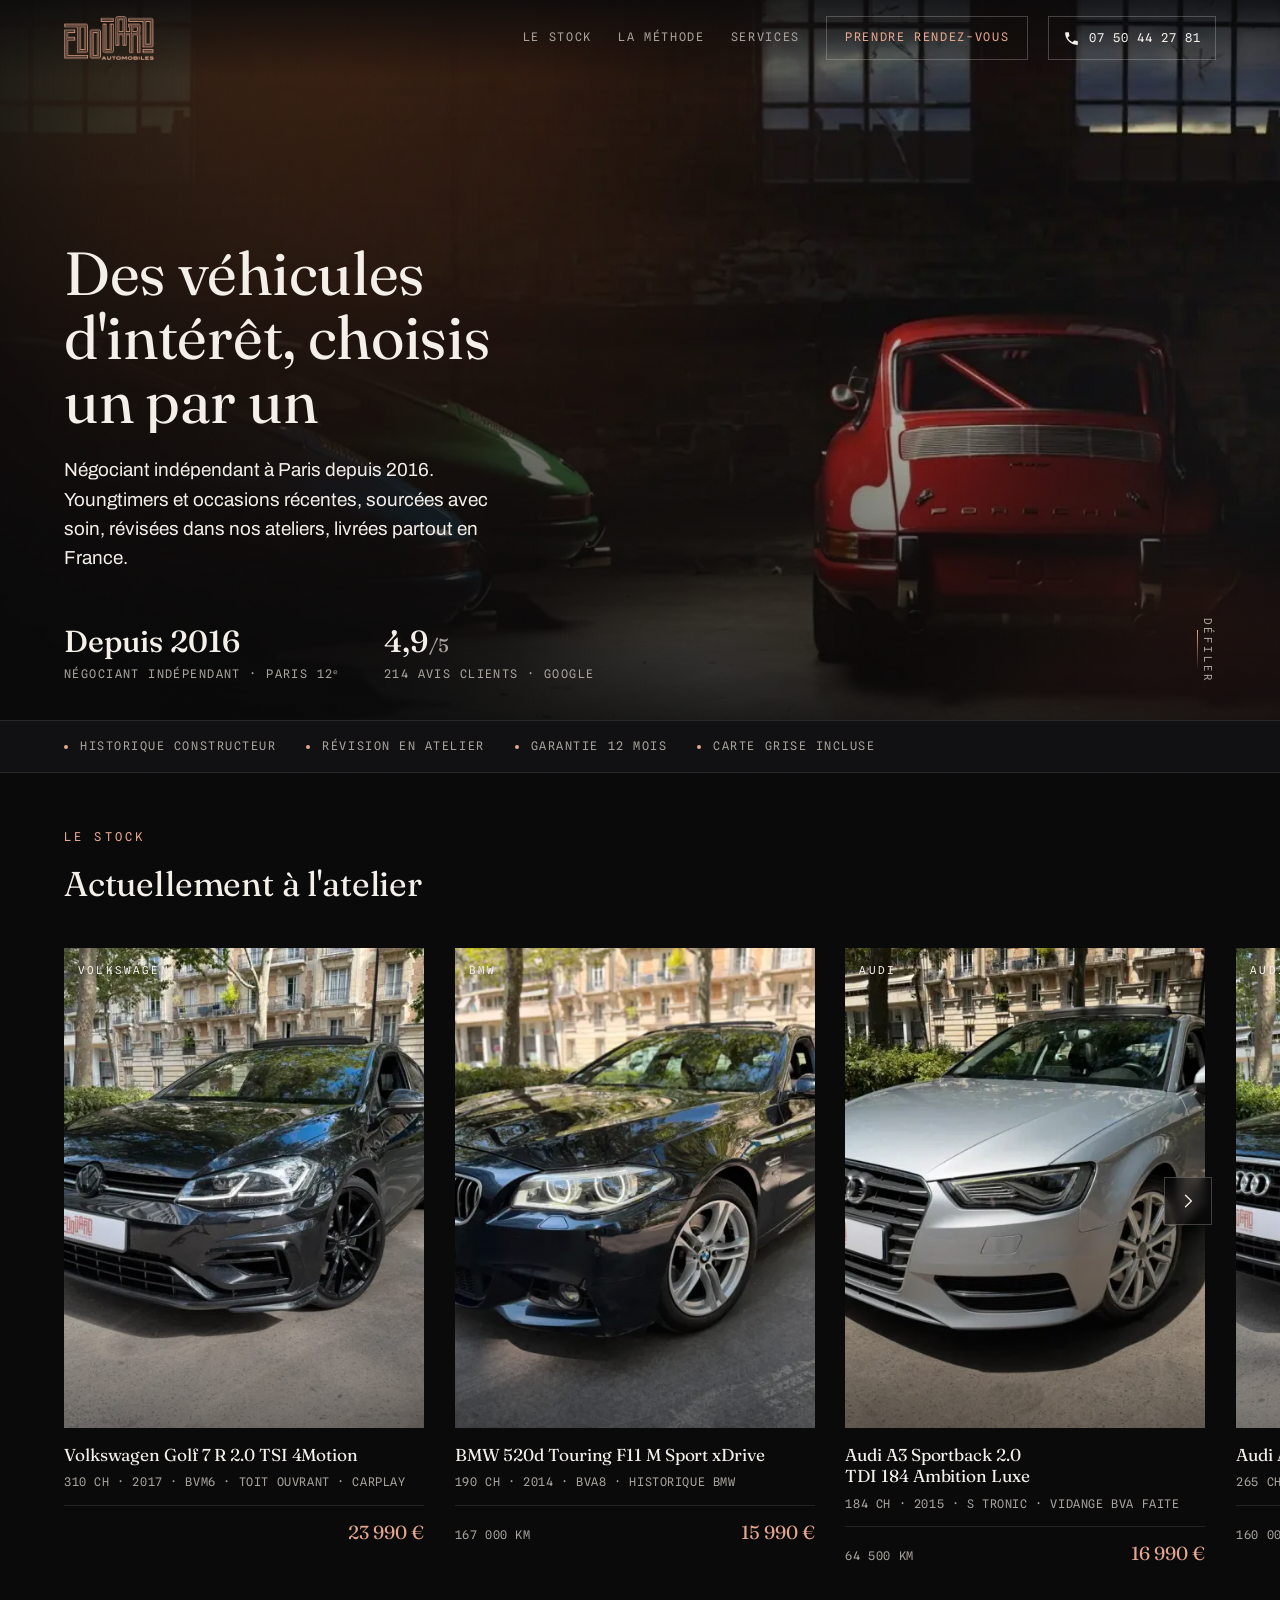
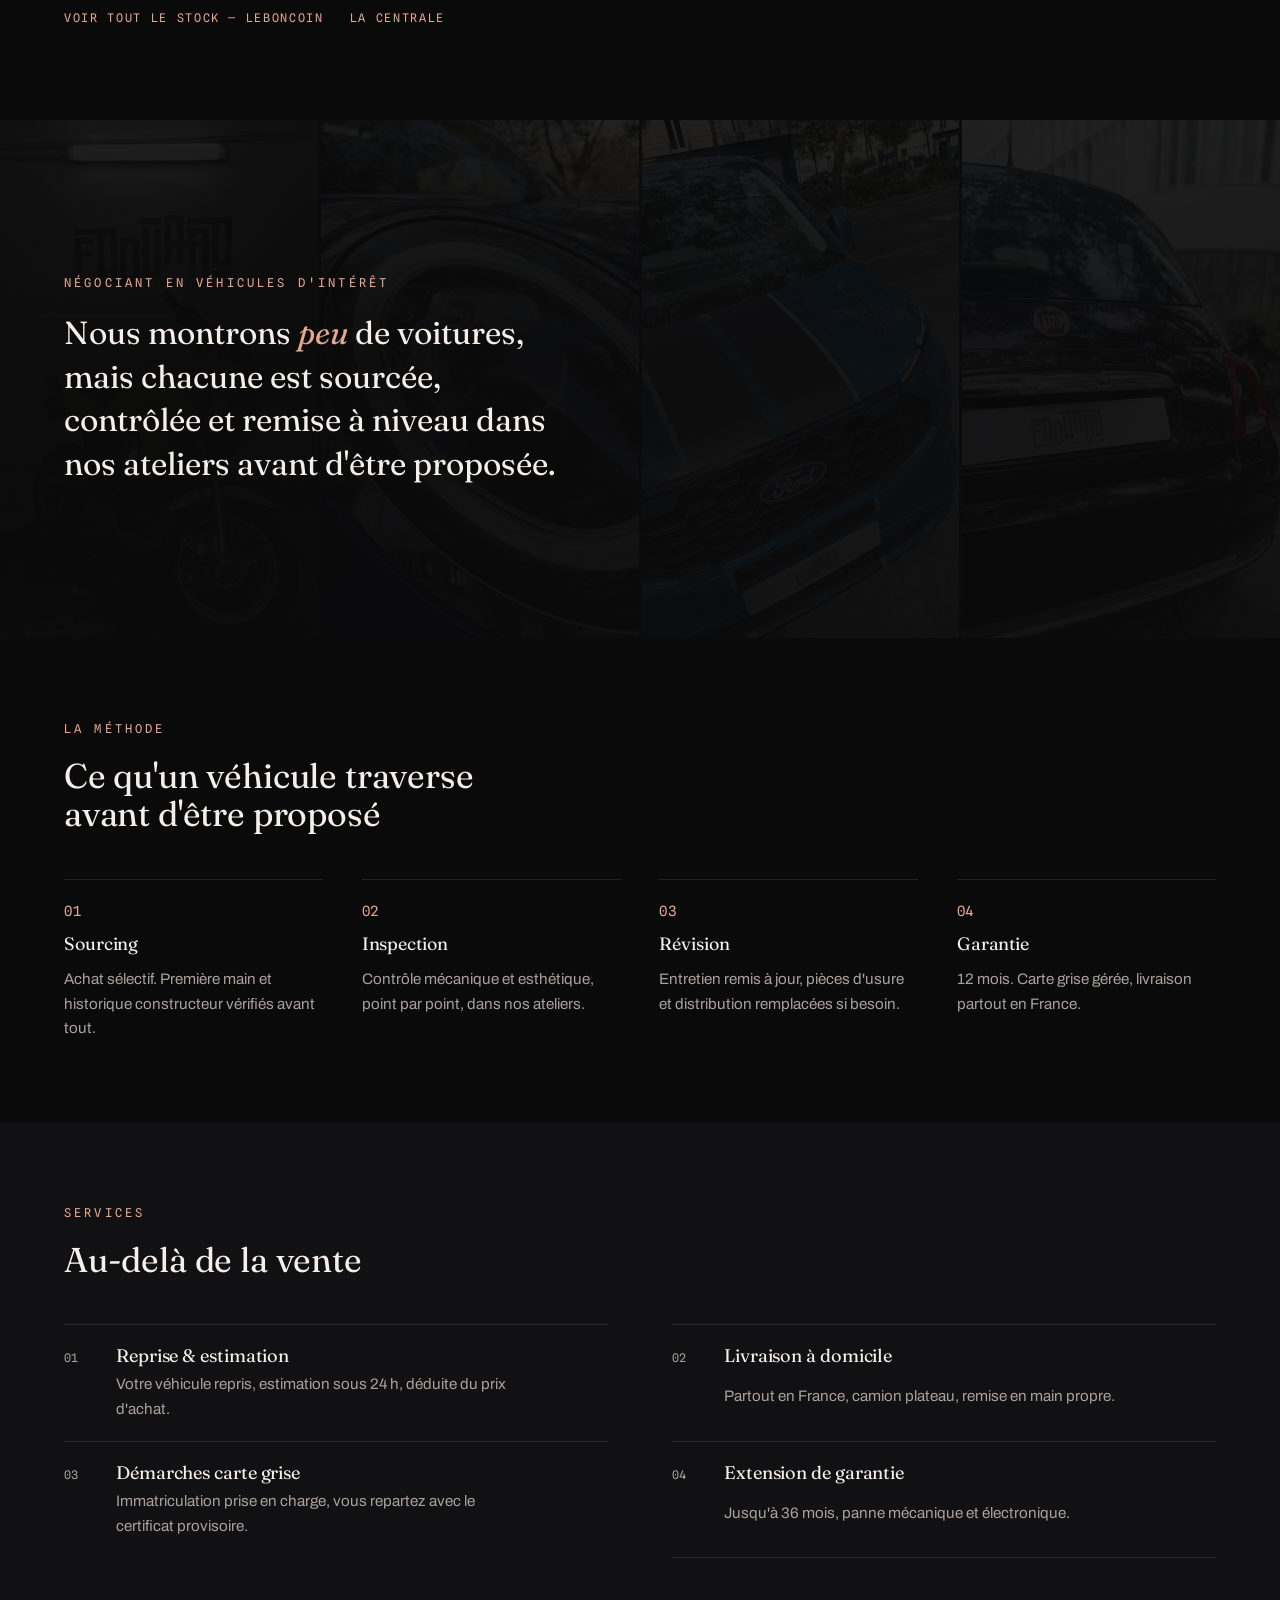
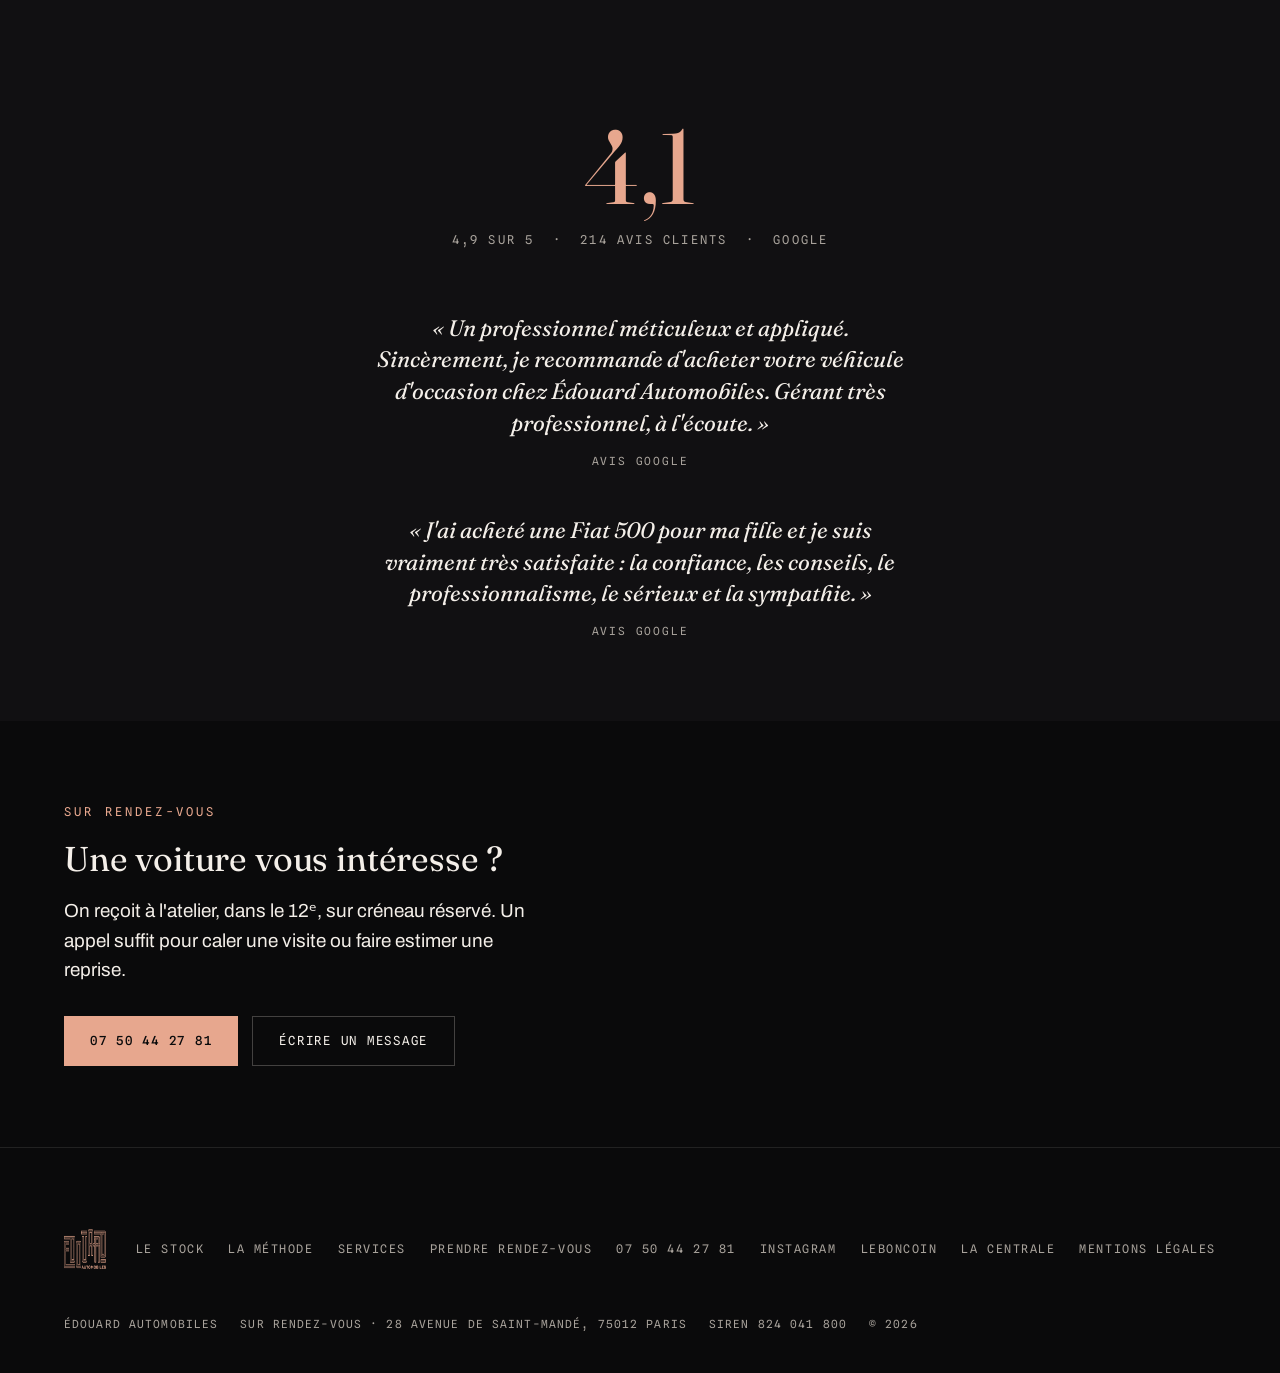
<file: index.html>
<!DOCTYPE html>
<html lang="fr">
<head>
<meta charset="UTF-8" />
<meta name="viewport" content="width=device-width, initial-scale=1" />
<title>Édouard Automobiles — Négociant en véhicules d'intérêt à Paris 12ᵉ</title>
<meta name="description" content="Négociant indépendant depuis 2016. Youngtimers et occasions récentes sourcées avec soin, révisées en atelier, garanties 12 mois. Livraison partout en France. Visite sur rendez-vous, Paris 12ᵉ." />
<meta name="theme-color" content="#0a0a0b" />
<link rel="icon" href="assets/favicon.svg" type="image/svg+xml" />
<link rel="canonical" href="https://edouard-automobiles.vercel.app/" />
<meta property="og:site_name" content="Édouard Automobiles" />
<meta property="og:title" content="Édouard Automobiles — Négociant en véhicules d'intérêt" />
<meta property="og:description" content="Youngtimers et occasions récentes, sourcées avec soin, révisées en atelier, garanties 12 mois. Paris 12ᵉ, sur rendez-vous." />
<meta property="og:image" content="https://edouard-automobiles.vercel.app/assets/img/og-image.jpg" />
<meta property="og:image:width" content="1200" />
<meta property="og:image:height" content="630" />
<meta property="og:url" content="https://edouard-automobiles.vercel.app/" />
<meta property="og:type" content="website" />
<meta property="og:locale" content="fr_FR" />
<meta name="twitter:card" content="summary_large_image" />
<meta name="twitter:title" content="Édouard Automobiles — Négociant en véhicules d'intérêt" />
<meta name="twitter:description" content="Youngtimers et occasions récentes, révisées en atelier, garanties 12 mois. Paris 12ᵉ." />
<meta name="twitter:image" content="https://edouard-automobiles.vercel.app/assets/img/og-image.jpg" />
<link rel="preload" href="assets/fonts/fraunces-normal-400500-latin.woff2" as="font" type="font/woff2" crossorigin />
<link rel="preload" href="assets/fonts/archivo-normal-400600-latin.woff2" as="font" type="font/woff2" crossorigin />
<link rel="stylesheet" href="assets/fonts/fonts.css?v=23" />
<link rel="stylesheet" href="assets/styles.css?v=23" />
<script type="application/ld+json">
{
  "@context": "https://schema.org",
  "@type": "AutoDealer",
  "@id": "https://edouard-automobiles.vercel.app/#dealer",
  "name": "Édouard Automobiles",
  "url": "https://edouard-automobiles.vercel.app/",
  "image": "https://edouard-automobiles.vercel.app/assets/img/og-image.jpg",
  "description": "Négociant indépendant en véhicules d'intérêt : youngtimers et occasions récentes, sourcées, révisées en atelier et garanties 12 mois.",
  "email": "edouard.automobiles@gmail.com",
  "telephone": "+33750442781",
  "priceRange": "€€",
  "currenciesAccepted": "EUR",
  "address": {
    "@type": "PostalAddress",
    "streetAddress": "28 avenue de Saint-Mandé",
    "postalCode": "75012",
    "addressLocality": "Paris",
    "addressCountry": "FR"
  },
  "areaServed": "France",
  "openingHoursSpecification": [
    { "@type": "OpeningHoursSpecification", "dayOfWeek": ["Monday","Tuesday","Wednesday","Thursday","Friday"], "opens": "09:00", "closes": "18:30" },
    { "@type": "OpeningHoursSpecification", "dayOfWeek": "Saturday", "opens": "09:00", "closes": "13:00" }
  ],
  "aggregateRating": {
    "@type": "AggregateRating",
    "ratingValue": "4.9",
    "reviewCount": "214",
    "bestRating": "5"
  },
  "sameAs": [
    "https://www.instagram.com/edouard.automobiles/",
    "https://www.leboncoin.fr/boutique/53427/edouard_automobiles.htm",
    "https://pros.lacentrale.fr/C044104/"
  ]
}
</script>
</head>
<body>

<a class="skip-link" href="#main">Aller au contenu</a>

<div class="intro" id="intro" aria-hidden="true">
  <img src="assets/img/logo-edouard.png" alt="" width="420" height="205" />
</div>

<header class="hd" id="hd">
  <a href="#top" class="hd-logo" aria-label="Édouard Automobiles — accueil">
    <img src="assets/img/logo-edouard.png" alt="Édouard Automobiles" width="420" height="205" />
  </a>

  <nav class="nav" id="nav" aria-label="Navigation principale">
    <a href="#stock" data-spy="stock">Le stock</a>
    <a href="#methode" data-spy="methode">La méthode</a>
    <a href="#services" data-spy="services">Services</a>
    <a href="contact.html" class="n-cta">Prendre rendez-vous</a>
  </nav>

  <div class="hd-right">
    <a class="hd-tel" href="tel:+33750442781" aria-label="Appeler Édouard Automobiles au 07 50 44 27 81">
      <svg class="ico" viewBox="0 0 24 24" aria-hidden="true" focusable="false">
        <path d="M6.6 10.8a15.1 15.1 0 0 0 6.6 6.6l2.2-2.2a1 1 0 0 1 1-.24 11.4 11.4 0 0 0 3.6.58 1 1 0 0 1 1 1V20a1 1 0 0 1-1 1A17 17 0 0 1 3 4a1 1 0 0 1 1-1h3.5a1 1 0 0 1 1 1c0 1.25.2 2.46.58 3.6a1 1 0 0 1-.25 1z" />
      </svg>
      <span class="hd-tel-num">07 50 44 27 81</span>
    </a>
    <button class="burger" id="burger" aria-expanded="false" aria-controls="nav" aria-label="Ouvrir le menu">
      <span></span><span></span><span></span>
    </button>
  </div>
</header>

<div class="nav-backdrop" id="nav-backdrop" hidden></div>

<main id="main">
<span id="top"></span>

<!-- ===================== HERO ===================== -->
<section class="hero" id="hero">
  <div class="hero-media" id="hero-media">
    <img src="assets/img/hero-atelier-1600.webp"
         srcset="assets/img/hero-atelier-900.webp 900w, assets/img/hero-atelier-1600.webp 1600w"
         sizes="100vw" width="1600" height="738" fetchpriority="high" decoding="async"
         alt="Trois Porsche 911 youngtimers alignées dans l'atelier, au contre-jour" />
  </div>
  <div class="hero-in">
    <h1>
      <span class="line"><span>Des véhicules</span></span>
      <span class="line"><span>d'intérêt, choisis</span></span>
      <span class="line"><span>un par un</span></span>
    </h1>
    <p class="lede measure">Négociant indépendant à Paris depuis 2016. Youngtimers et occasions
      récentes, sourcées avec soin, révisées dans nos ateliers, livrées partout en France.</p>
    <div class="hero-stats">
      <div class="stat"><b>Depuis 2016</b><span>Négociant indépendant · Paris 12ᵉ</span></div>
      <div class="stat"><b>4,9<span class="u">/5</span></b><span>214 avis clients · Google</span></div>
    </div>
  </div>
  <span class="scroll-cue" aria-hidden="true">Défiler</span>
</section>

<!-- ===================== BANDEAU CONFIANCE ===================== -->
<div class="trust">
  <ul aria-label="Ce qui est compris">
    <li>Historique constructeur</li>
    <li>Révision en atelier</li>
    <li>Garantie 12 mois</li>
    <li>Carte grise incluse</li>
  </ul>
</div>

<!-- ===================== LE STOCK ===================== -->
<section class="movement" id="stock">
  <div class="mv-head reveal">
    <p class="kicker">Le stock</p>
    <h2>Actuellement à l'atelier</h2>
  </div>
  <div class="slider" id="slider">
    <button type="button" class="s-arrow s-prev" id="s-prev" aria-label="Véhicules précédents">
      <svg viewBox="0 0 24 24" aria-hidden="true" focusable="false"><path d="M15 5l-7 7 7 7" /></svg>
    </button>
    <div class="gallery" id="stock-gallery" aria-label="Véhicules en stock">
      <!-- injecté depuis assets/stock.js -->
    </div>
    <button type="button" class="s-arrow s-next" id="s-next" aria-label="Véhicules suivants">
      <svg viewBox="0 0 24 24" aria-hidden="true" focusable="false"><path d="M9 5l7 7-7 7" /></svg>
    </button>
  </div>
  <p class="gallery-hint reveal">
    <a href="https://www.leboncoin.fr/boutique/53427/edouard_automobiles.htm" target="_blank" rel="noopener">Voir tout le stock — Leboncoin</a>
    <a href="https://pros.lacentrale.fr/C044104/" target="_blank" rel="noopener">La Centrale</a>
  </p>
</section>

<!-- ===================== ATELIER — PATCHWORK ===================== -->
<section class="movement manifesto patchwork" aria-label="L'atelier Édouard Automobiles">
  <div class="pw-grid" aria-hidden="true">
    <img src="assets/img/atmo-1.webp" alt="" loading="lazy" decoding="async" width="480" height="640" />
    <img src="assets/img/atmo-2.webp" alt="" loading="lazy" decoding="async" width="361" height="640" />
    <img src="assets/img/atmo-3.webp" alt="" loading="lazy" decoding="async" width="360" height="640" />
    <img src="assets/img/atmo-4.webp" alt="" loading="lazy" decoding="async" width="361" height="640" />
    <img src="assets/img/atmo-5.webp" alt="" loading="lazy" decoding="async" width="361" height="640" />
    <img src="assets/img/atmo-6.webp" alt="" loading="lazy" decoding="async" width="360" height="640" />
    <img src="assets/img/atmo-7.webp" alt="" loading="lazy" decoding="async" width="520" height="390" />
    <img src="assets/img/atmo-8.webp" alt="" loading="lazy" decoding="async" width="520" height="390" />
  </div>
  <div class="pw-text">
    <p class="kicker reveal">Négociant en véhicules d'intérêt</p>
    <p class="big reveal d1">Nous montrons <em>peu</em> de voitures, mais chacune est
      sourcée, contrôlée et remise à niveau dans nos ateliers avant d'être proposée.</p>
  </div>
</section>

<!-- ===================== LA MÉTHODE ===================== -->
<section class="movement" id="methode">
  <div class="mv-head reveal">
    <p class="kicker">La méthode</p>
    <h2>Ce qu'un véhicule traverse avant d'être proposé</h2>
  </div>
  <ol class="steps">
    <li class="step reveal">
      <span class="num">01</span>
      <h3>Sourcing</h3>
      <p>Achat sélectif. Première main et historique constructeur vérifiés avant tout.</p>
    </li>
    <li class="step reveal">
      <span class="num">02</span>
      <h3>Inspection</h3>
      <p>Contrôle mécanique et esthétique, point par point, dans nos ateliers.</p>
    </li>
    <li class="step reveal">
      <span class="num">03</span>
      <h3>Révision</h3>
      <p>Entretien remis à jour, pièces d'usure et distribution remplacées si besoin.</p>
    </li>
    <li class="step reveal">
      <span class="num">04</span>
      <h3>Garantie</h3>
      <p>12 mois. Carte grise gérée, livraison partout en France.</p>
    </li>
  </ol>
</section>

<!-- ===================== SERVICES ===================== -->
<section class="movement manifesto" id="services">
  <div class="mv-head reveal">
    <p class="kicker">Services</p>
    <h2>Au-delà de la vente</h2>
  </div>
  <ul class="services">
    <li class="svc reveal"><span class="ix" aria-hidden="true">01</span><h3 class="t">Reprise &amp; estimation</h3><p class="g">Votre véhicule repris, estimation sous 24&nbsp;h, déduite du prix d'achat.</p></li>
    <li class="svc reveal"><span class="ix" aria-hidden="true">02</span><h3 class="t">Livraison à domicile</h3><p class="g">Partout en France, camion plateau, remise en main propre.</p></li>
    <li class="svc reveal"><span class="ix" aria-hidden="true">03</span><h3 class="t">Démarches carte grise</h3><p class="g">Immatriculation prise en charge, vous repartez avec le certificat provisoire.</p></li>
    <li class="svc reveal"><span class="ix" aria-hidden="true">04</span><h3 class="t">Extension de garantie</h3><p class="g">Jusqu'à 36&nbsp;mois, panne mécanique et électronique.</p></li>
  </ul>
</section>

<!-- ===================== PREUVE ===================== -->
<section class="movement proof" id="avis">
  <p class="score" data-count="4.9" data-decimals="1" aria-hidden="true">4,9</p>
  <p class="score-cap">4,9 sur 5 &nbsp;·&nbsp; 214 avis clients &nbsp;·&nbsp; Google</p>
  <div class="quotes reveal">
    <blockquote>
      « Un professionnel méticuleux et appliqué. Sincèrement, je recommande d'acheter votre
      véhicule d'occasion chez Édouard Automobiles. Gérant très professionnel, à l'écoute. »
      <footer>Avis Google</footer>
    </blockquote>
    <blockquote>
      « J'ai acheté une Fiat 500 pour ma fille et je suis vraiment très satisfaite : la confiance,
      les conseils, le professionnalisme, le sérieux et la sympathie. »
      <footer>Avis Google</footer>
    </blockquote>
  </div>
</section>

<!-- ===================== APPEL FINAL ===================== -->
<section class="movement closing">
  <p class="kicker reveal">Sur rendez-vous</p>
  <h2 class="reveal">Une voiture vous intéresse&nbsp;?</h2>
  <p class="lede measure reveal d1">On reçoit à l'atelier, dans le 12ᵉ, sur créneau réservé.
    Un appel suffit pour caler une visite ou faire estimer une reprise.</p>
  <p class="closing-actions reveal d2">
    <a class="btn-solid" href="tel:+33750442781">07 50 44 27 81</a>
    <a class="btn-ghost" href="contact.html">Écrire un message</a>
  </p>
</section>

</main>

<footer class="ft">
  <div class="ft-top">
    <a href="#top" class="ft-logo" aria-label="Édouard Automobiles">
      <img src="assets/img/logo-edouard.png" alt="Édouard Automobiles" width="420" height="205" loading="lazy" />
    </a>
    <nav class="ft-nav" aria-label="Pied de page">
      <a href="#stock">Le stock</a>
      <a href="#methode">La méthode</a>
      <a href="#services">Services</a>
      <a href="contact.html">Prendre rendez-vous</a>
      <a href="tel:+33750442781">07 50 44 27 81</a>
      <a href="https://www.instagram.com/edouard.automobiles/" target="_blank" rel="noopener">Instagram</a>
      <a href="https://www.leboncoin.fr/boutique/53427/edouard_automobiles.htm" target="_blank" rel="noopener">Leboncoin</a>
      <a href="https://pros.lacentrale.fr/C044104/" target="_blank" rel="noopener">La Centrale</a>
      <a href="mentions-legales.html">Mentions légales</a>
    </nav>
  </div>
  <div class="ft-legal">
    <span>Édouard Automobiles</span>
    <span>Sur rendez-vous · 28 avenue de Saint-Mandé, 75012 Paris</span>
    <span>SIREN 824 041 800</span>
    <span>© <span id="year">2026</span></span>
  </div>
</footer>

<script src="assets/stock.js?v=23"></script>
<script src="assets/main.js?v=23"></script>
</body>
</html>
</file>
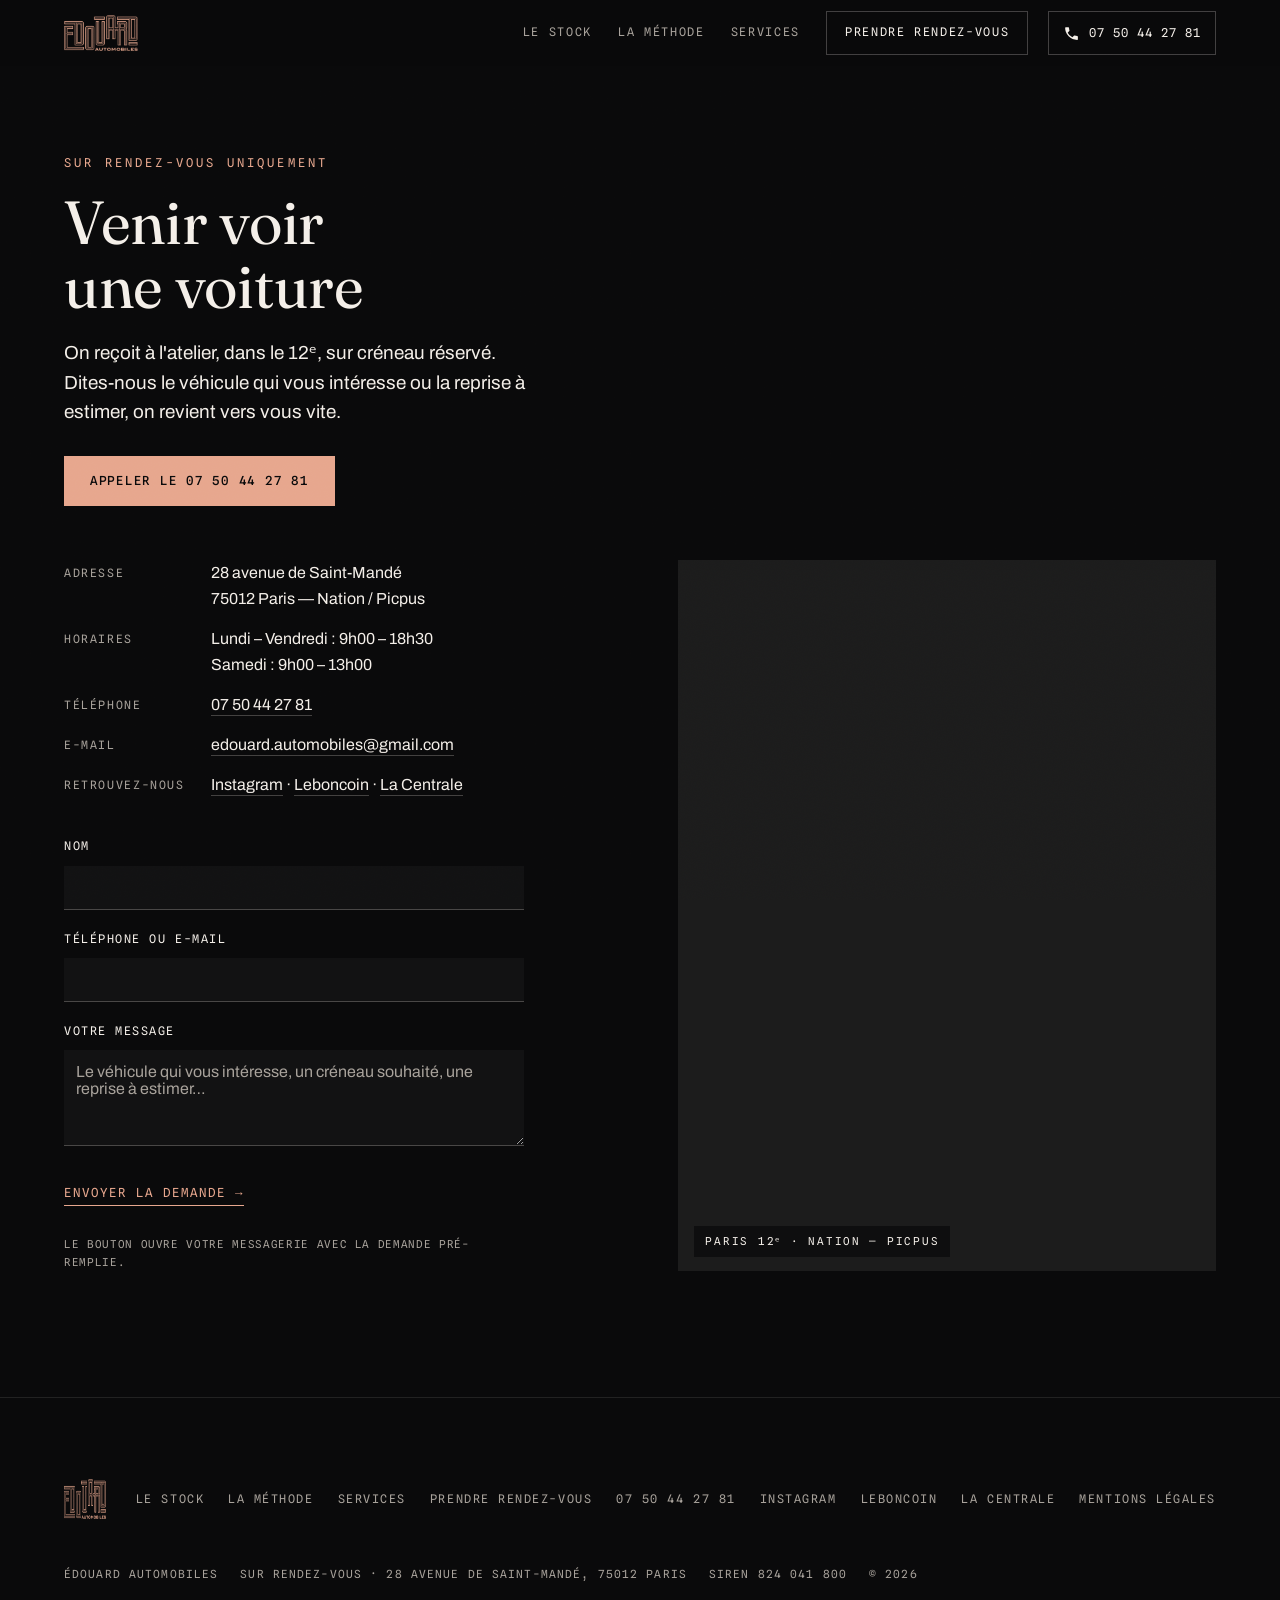
<file: contact.html>
<!DOCTYPE html>
<html lang="fr">
<head>
<meta charset="UTF-8" />
<meta name="viewport" content="width=device-width, initial-scale=1" />
<title>Prendre rendez-vous — Édouard Automobiles</title>
<meta name="description" content="Visite sur rendez-vous uniquement — 28 avenue de Saint-Mandé, 75012 Paris. Appelez le 07 50 44 27 81 ou écrivez-nous pour voir une voiture ou faire estimer une reprise." />
<meta name="theme-color" content="#0a0a0b" />
<link rel="icon" href="assets/favicon.svg" type="image/svg+xml" />
<link rel="canonical" href="https://edouard-automobiles.vercel.app/contact" />
<meta property="og:site_name" content="Édouard Automobiles" />
<meta property="og:title" content="Prendre rendez-vous — Édouard Automobiles" />
<meta property="og:description" content="Visite sur rendez-vous, Paris 12ᵉ. Achat, vente, reprise." />
<meta property="og:image" content="https://edouard-automobiles.vercel.app/assets/img/og-image.jpg" />
<meta property="og:image:width" content="1200" />
<meta property="og:image:height" content="630" />
<meta property="og:url" content="https://edouard-automobiles.vercel.app/contact" />
<meta property="og:type" content="website" />
<meta property="og:locale" content="fr_FR" />
<meta name="twitter:card" content="summary_large_image" />
<meta name="twitter:image" content="https://edouard-automobiles.vercel.app/assets/img/og-image.jpg" />
<link rel="preload" href="assets/fonts/fraunces-normal-400500-latin.woff2" as="font" type="font/woff2" crossorigin />
<link rel="preload" href="assets/fonts/archivo-normal-400600-latin.woff2" as="font" type="font/woff2" crossorigin />
<link rel="stylesheet" href="assets/fonts/fonts.css?v=23" />
<link rel="stylesheet" href="assets/styles.css?v=23" />
<script type="application/ld+json">
{
  "@context": "https://schema.org",
  "@type": "AutoDealer",
  "@id": "https://edouard-automobiles.vercel.app/#dealer",
  "name": "Édouard Automobiles",
  "url": "https://edouard-automobiles.vercel.app/",
  "email": "edouard.automobiles@gmail.com",
  "telephone": "+33750442781",
  "priceRange": "€€",
  "address": {
    "@type": "PostalAddress",
    "streetAddress": "28 avenue de Saint-Mandé",
    "postalCode": "75012",
    "addressLocality": "Paris",
    "addressCountry": "FR"
  },
  "areaServed": "France",
  "openingHoursSpecification": [
    { "@type": "OpeningHoursSpecification", "dayOfWeek": ["Monday","Tuesday","Wednesday","Thursday","Friday"], "opens": "09:00", "closes": "18:30" },
    { "@type": "OpeningHoursSpecification", "dayOfWeek": "Saturday", "opens": "09:00", "closes": "13:00" }
  ]
}
</script>
</head>
<body class="no-intro" data-static-header>

<a class="skip-link" href="#main">Aller au contenu</a>

<header class="hd scrolled" id="hd">
  <a href="index.html#top" class="hd-logo" aria-label="Édouard Automobiles — accueil">
    <img src="assets/img/logo-edouard.png" alt="Édouard Automobiles" width="420" height="205" />
  </a>

  <nav class="nav" id="nav" aria-label="Navigation principale">
    <a href="index.html#stock">Le stock</a>
    <a href="index.html#methode">La méthode</a>
    <a href="index.html#services">Services</a>
    <a href="contact.html" class="n-cta" aria-current="page">Prendre rendez-vous</a>
  </nav>

  <div class="hd-right">
    <a class="hd-tel" href="tel:+33750442781" aria-label="Appeler Édouard Automobiles au 07 50 44 27 81">
      <svg class="ico" viewBox="0 0 24 24" aria-hidden="true" focusable="false">
        <path d="M6.6 10.8a15.1 15.1 0 0 0 6.6 6.6l2.2-2.2a1 1 0 0 1 1-.24 11.4 11.4 0 0 0 3.6.58 1 1 0 0 1 1 1V20a1 1 0 0 1-1 1A17 17 0 0 1 3 4a1 1 0 0 1 1-1h3.5a1 1 0 0 1 1 1c0 1.25.2 2.46.58 3.6a1 1 0 0 1-.25 1z" />
      </svg>
      <span class="hd-tel-num">07 50 44 27 81</span>
    </a>
    <button class="burger" id="burger" aria-expanded="false" aria-controls="nav" aria-label="Ouvrir le menu">
      <span></span><span></span><span></span>
    </button>
  </div>
</header>

<div class="nav-backdrop" id="nav-backdrop" hidden></div>

<main id="main">
<span id="top"></span>

<section class="page-hero">
  <p class="kicker">Sur rendez-vous uniquement</p>
  <h1>Venir voir une voiture</h1>
  <p class="lede measure">On reçoit à l'atelier, dans le 12ᵉ, sur créneau réservé.
    Dites-nous le véhicule qui vous intéresse ou la reprise à estimer, on revient vers vous vite.</p>
  <p class="page-hero-cta">
    <a class="btn-solid" href="tel:+33750442781">Appeler le 07 50 44 27 81</a>
  </p>
</section>

<section class="contact-grid">
  <div class="contact-info reveal">
    <dl>
      <dt>Adresse</dt>
      <dd>28 avenue de Saint-Mandé<br />75012 Paris — Nation / Picpus</dd>
      <dt>Horaires</dt>
      <dd>Lundi – Vendredi&nbsp;: 9h00 – 18h30<br />Samedi&nbsp;: 9h00 – 13h00</dd>
      <dt>Téléphone</dt>
      <dd><a href="tel:+33750442781">07 50 44 27 81</a></dd>
      <dt>E-mail</dt>
      <dd><a href="mailto:edouard.automobiles@gmail.com">edouard.automobiles@gmail.com</a></dd>
      <dt>Retrouvez-nous</dt>
      <dd><a href="https://www.instagram.com/edouard.automobiles/" target="_blank" rel="noopener">Instagram</a> ·
        <a href="https://www.leboncoin.fr/boutique/53427/edouard_automobiles.htm" target="_blank" rel="noopener">Leboncoin</a> ·
        <a href="https://pros.lacentrale.fr/C044104/" target="_blank" rel="noopener">La Centrale</a></dd>
    </dl>

    <form id="contact-form" class="cform" novalidate>
      <label>Nom
        <input type="text" name="nom" autocomplete="name" required />
      </label>
      <label>Téléphone ou e-mail
        <input type="text" name="coord" inputmode="email" autocomplete="email" required />
      </label>
      <label>Votre message
        <textarea name="message" rows="4" placeholder="Le véhicule qui vous intéresse, un créneau souhaité, une reprise à estimer…" required></textarea>
      </label>
      <button type="submit" class="link-btn">Envoyer la demande →</button>
      <p class="cform-note">Le bouton ouvre votre messagerie avec la demande pré-remplie.</p>
      <p class="cform-status" id="cform-status" role="status" aria-live="polite" hidden></p>
    </form>
  </div>

  <div class="contact-map reveal">
    <iframe
      title="Plan — 28 avenue de Saint-Mandé, 75012 Paris"
      loading="lazy"
      src="https://www.openstreetmap.org/export/embed.html?bbox=2.3921%2C48.8407%2C2.4081%2C48.8487&layer=mapnik&marker=48.8447%2C2.4001"></iframe>
    <span class="stamp">Paris 12ᵉ · Nation — Picpus</span>
  </div>
</section>

</main>

<footer class="ft">
  <div class="ft-top">
    <a href="index.html#top" class="ft-logo" aria-label="Édouard Automobiles">
      <img src="assets/img/logo-edouard.png" alt="Édouard Automobiles" width="420" height="205" loading="lazy" />
    </a>
    <nav class="ft-nav" aria-label="Pied de page">
      <a href="index.html#stock">Le stock</a>
      <a href="index.html#methode">La méthode</a>
      <a href="index.html#services">Services</a>
      <a href="contact.html">Prendre rendez-vous</a>
      <a href="tel:+33750442781">07 50 44 27 81</a>
      <a href="https://www.instagram.com/edouard.automobiles/" target="_blank" rel="noopener">Instagram</a>
      <a href="https://www.leboncoin.fr/boutique/53427/edouard_automobiles.htm" target="_blank" rel="noopener">Leboncoin</a>
      <a href="https://pros.lacentrale.fr/C044104/" target="_blank" rel="noopener">La Centrale</a>
      <a href="mentions-legales.html">Mentions légales</a>
    </nav>
  </div>
  <div class="ft-legal">
    <span>Édouard Automobiles</span>
    <span>Sur rendez-vous · 28 avenue de Saint-Mandé, 75012 Paris</span>
    <span>SIREN 824 041 800</span>
    <span>© <span id="year">2026</span></span>
  </div>
</footer>

<script src="assets/main.js?v=23"></script>
</body>
</html>
</file>
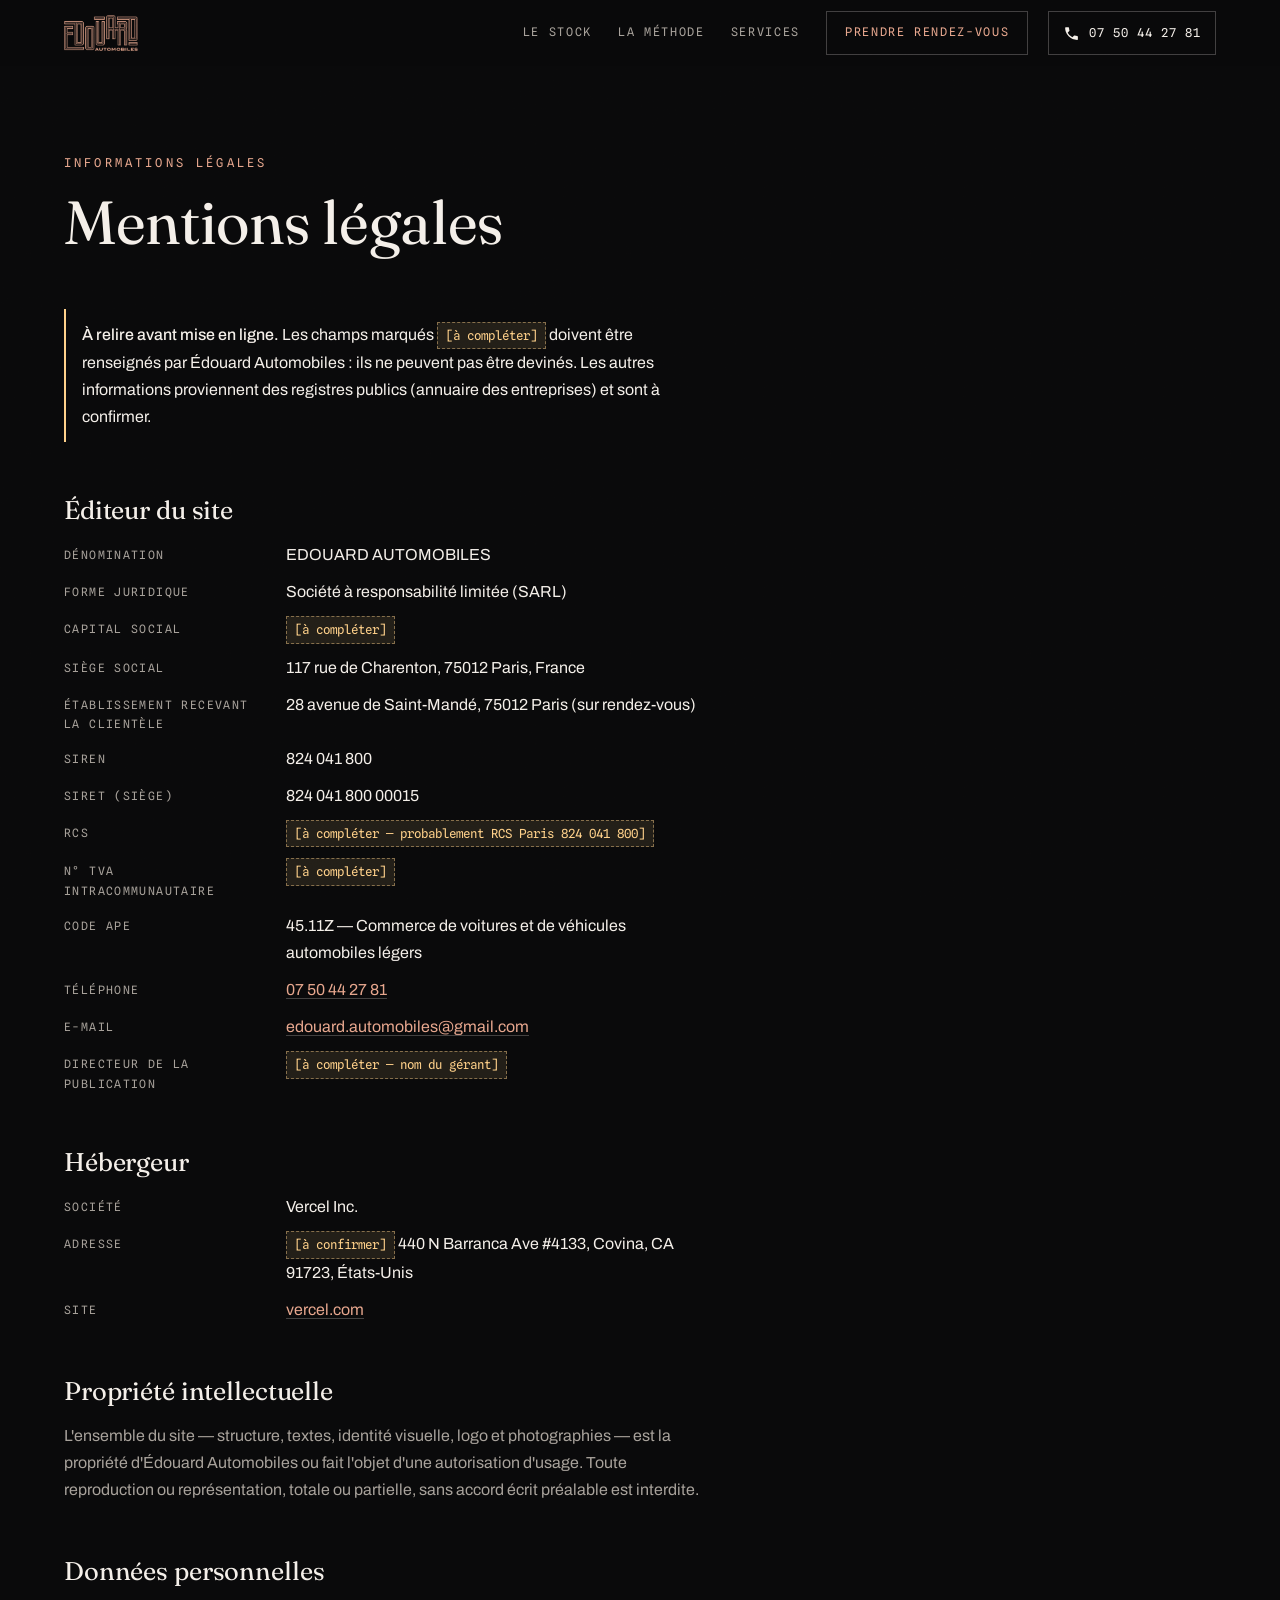
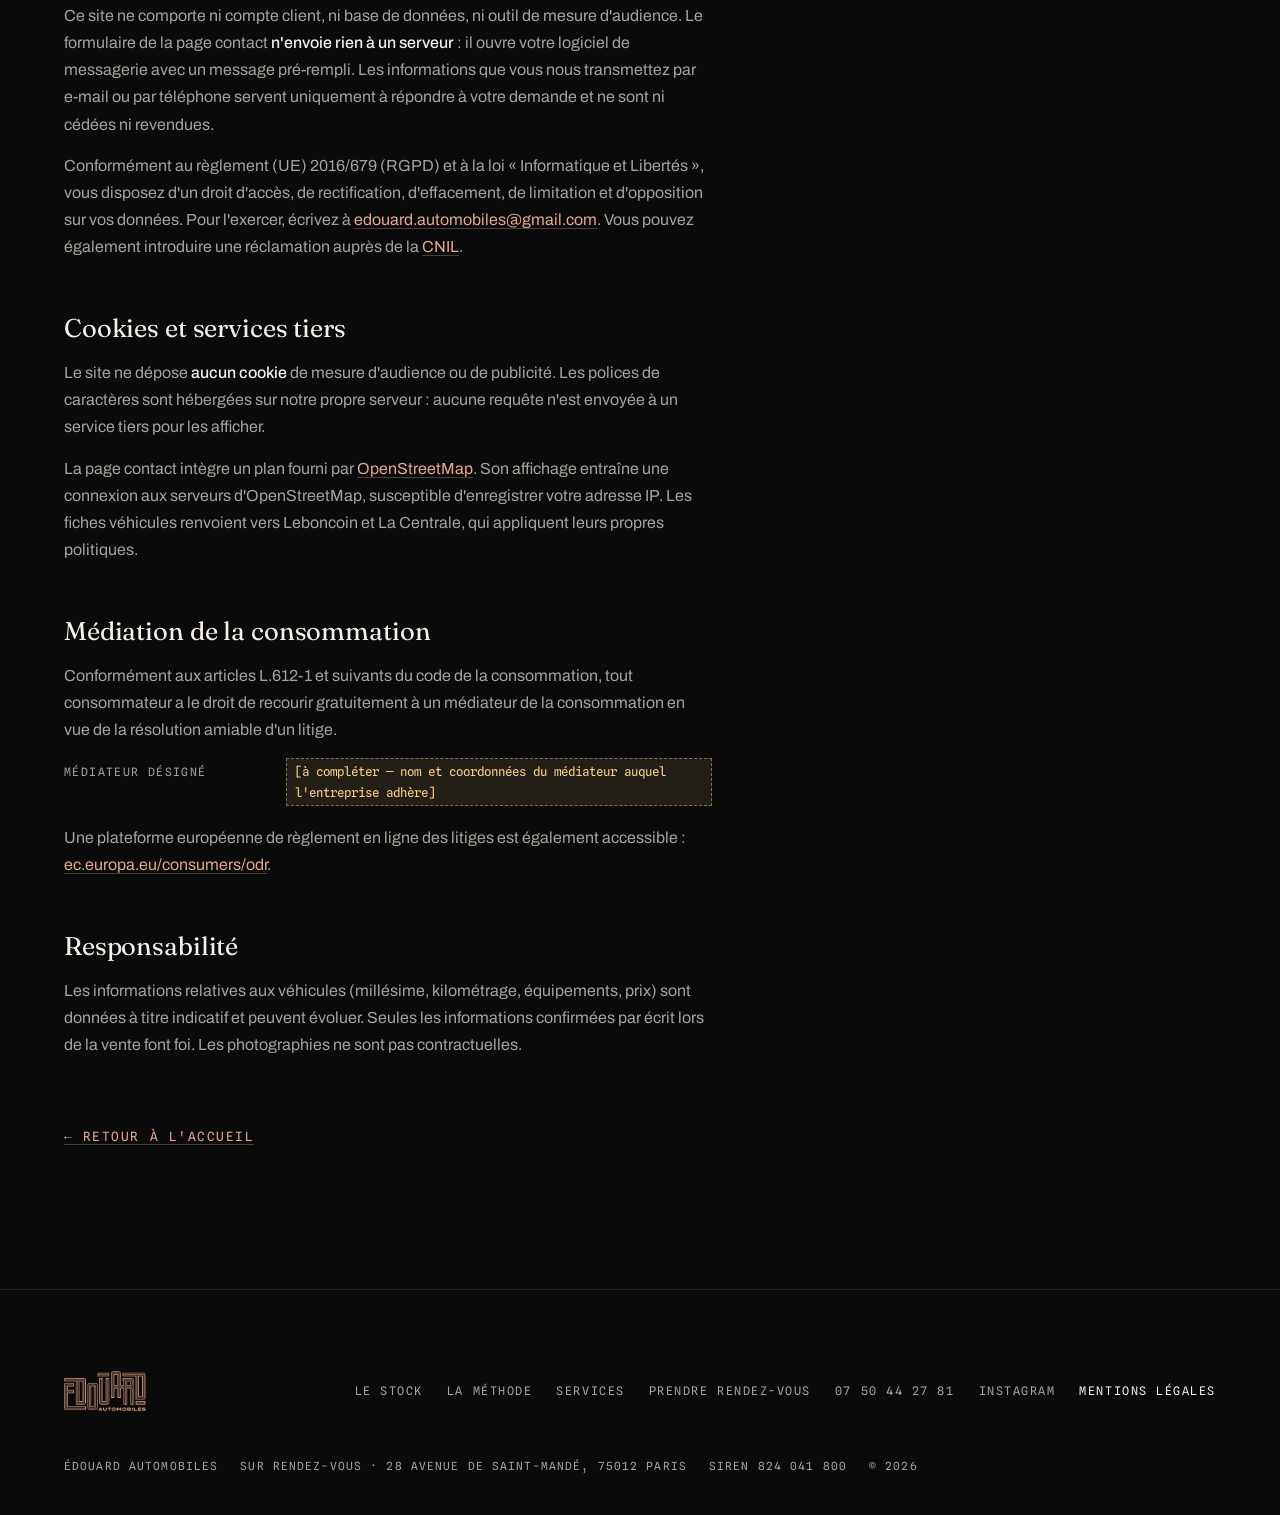
<file: mentions-legales.html>
<!DOCTYPE html>
<html lang="fr">
<head>
<meta charset="UTF-8" />
<meta name="viewport" content="width=device-width, initial-scale=1" />
<title>Mentions légales — Édouard Automobiles</title>
<meta name="description" content="Mentions légales du site Édouard Automobiles : éditeur, hébergeur, propriété intellectuelle, données personnelles." />
<meta name="theme-color" content="#0a0a0b" />
<meta name="robots" content="noindex, follow" />
<link rel="icon" href="assets/favicon.svg" type="image/svg+xml" />
<link rel="canonical" href="https://edouard-automobiles.vercel.app/mentions-legales" />
<link rel="preload" href="assets/fonts/fraunces-normal-400500-latin.woff2" as="font" type="font/woff2" crossorigin />
<link rel="preload" href="assets/fonts/archivo-normal-400600-latin.woff2" as="font" type="font/woff2" crossorigin />
<link rel="stylesheet" href="assets/fonts/fonts.css?v=23" />
<link rel="stylesheet" href="assets/styles.css?v=23" />
</head>
<body class="no-intro" data-static-header>

<a class="skip-link" href="#main">Aller au contenu</a>

<header class="hd scrolled" id="hd">
  <a href="index.html#top" class="hd-logo" aria-label="Édouard Automobiles — accueil">
    <img src="assets/img/logo-edouard.png" alt="Édouard Automobiles" width="420" height="205" />
  </a>

  <nav class="nav" id="nav" aria-label="Navigation principale">
    <a href="index.html#stock">Le stock</a>
    <a href="index.html#methode">La méthode</a>
    <a href="index.html#services">Services</a>
    <a href="contact.html" class="n-cta">Prendre rendez-vous</a>
  </nav>

  <div class="hd-right">
    <a class="hd-tel" href="tel:+33750442781" aria-label="Appeler Édouard Automobiles au 07 50 44 27 81">
      <svg class="ico" viewBox="0 0 24 24" aria-hidden="true" focusable="false">
        <path d="M6.6 10.8a15.1 15.1 0 0 0 6.6 6.6l2.2-2.2a1 1 0 0 1 1-.24 11.4 11.4 0 0 0 3.6.58 1 1 0 0 1 1 1V20a1 1 0 0 1-1 1A17 17 0 0 1 3 4a1 1 0 0 1 1-1h3.5a1 1 0 0 1 1 1c0 1.25.2 2.46.58 3.6a1 1 0 0 1-.25 1z" />
      </svg>
      <span class="hd-tel-num">07 50 44 27 81</span>
    </a>
    <button class="burger" id="burger" aria-expanded="false" aria-controls="nav" aria-label="Ouvrir le menu">
      <span></span><span></span><span></span>
    </button>
  </div>
</header>

<div class="nav-backdrop" id="nav-backdrop" hidden></div>

<main id="main">
<span id="top"></span>

<section class="page-hero">
  <p class="kicker">Informations légales</p>
  <h1>Mentions légales</h1>
</section>

<section class="prose">

  <p class="todo-note"><strong>À relire avant mise en ligne.</strong> Les champs marqués
    <span class="todo">[à compléter]</span> doivent être renseignés par Édouard Automobiles :
    ils ne peuvent pas être devinés. Les autres informations proviennent des registres publics
    (annuaire des entreprises) et sont à confirmer.</p>

  <h2>Éditeur du site</h2>
  <dl class="legal-dl">
    <dt>Dénomination</dt><dd>EDOUARD AUTOMOBILES</dd>
    <dt>Forme juridique</dt><dd>Société à responsabilité limitée (SARL)</dd>
    <dt>Capital social</dt><dd><span class="todo">[à compléter]</span></dd>
    <dt>Siège social</dt><dd>117 rue de Charenton, 75012 Paris, France</dd>
    <dt>Établissement recevant la clientèle</dt><dd>28 avenue de Saint-Mandé, 75012 Paris (sur rendez-vous)</dd>
    <dt>SIREN</dt><dd>824 041 800</dd>
    <dt>SIRET (siège)</dt><dd>824 041 800 00015</dd>
    <dt>RCS</dt><dd><span class="todo">[à compléter — probablement RCS Paris 824 041 800]</span></dd>
    <dt>N° TVA intracommunautaire</dt><dd><span class="todo">[à compléter]</span></dd>
    <dt>Code APE</dt><dd>45.11Z — Commerce de voitures et de véhicules automobiles légers</dd>
    <dt>Téléphone</dt><dd><a href="tel:+33750442781">07 50 44 27 81</a></dd>
    <dt>E-mail</dt><dd><a href="mailto:edouard.automobiles@gmail.com">edouard.automobiles@gmail.com</a></dd>
    <dt>Directeur de la publication</dt><dd><span class="todo">[à compléter — nom du gérant]</span></dd>
  </dl>

  <h2>Hébergeur</h2>
  <dl class="legal-dl">
    <dt>Société</dt><dd>Vercel Inc.</dd>
    <dt>Adresse</dt><dd><span class="todo">[à confirmer]</span> 440 N Barranca Ave #4133, Covina, CA 91723, États-Unis</dd>
    <dt>Site</dt><dd><a href="https://vercel.com" target="_blank" rel="noopener">vercel.com</a></dd>
  </dl>

  <h2>Propriété intellectuelle</h2>
  <p>L'ensemble du site — structure, textes, identité visuelle, logo et photographies — est la
    propriété d'Édouard Automobiles ou fait l'objet d'une autorisation d'usage. Toute reproduction
    ou représentation, totale ou partielle, sans accord écrit préalable est interdite.</p>

  <h2>Données personnelles</h2>
  <p>Ce site ne comporte ni compte client, ni base de données, ni outil de mesure d'audience.
    Le formulaire de la page contact <strong>n'envoie rien à un serveur</strong> : il ouvre votre
    logiciel de messagerie avec un message pré-rempli. Les informations que vous nous transmettez
    par e-mail ou par téléphone servent uniquement à répondre à votre demande et ne sont ni cédées
    ni revendues.</p>
  <p>Conformément au règlement (UE) 2016/679 (RGPD) et à la loi « Informatique et Libertés »,
    vous disposez d'un droit d'accès, de rectification, d'effacement, de limitation et d'opposition
    sur vos données. Pour l'exercer, écrivez à
    <a href="mailto:edouard.automobiles@gmail.com">edouard.automobiles@gmail.com</a>.
    Vous pouvez également introduire une réclamation auprès de la
    <a href="https://www.cnil.fr" target="_blank" rel="noopener">CNIL</a>.</p>

  <h2>Cookies et services tiers</h2>
  <p>Le site ne dépose <strong>aucun cookie</strong> de mesure d'audience ou de publicité.
    Les polices de caractères sont hébergées sur notre propre serveur : aucune requête n'est
    envoyée à un service tiers pour les afficher.</p>
  <p>La page contact intègre un plan fourni par
    <a href="https://www.openstreetmap.org" target="_blank" rel="noopener">OpenStreetMap</a>.
    Son affichage entraîne une connexion aux serveurs d'OpenStreetMap, susceptible d'enregistrer
    votre adresse IP. Les fiches véhicules renvoient vers Leboncoin et La Centrale, qui appliquent
    leurs propres politiques.</p>

  <h2>Médiation de la consommation</h2>
  <p>Conformément aux articles L.612-1 et suivants du code de la consommation, tout consommateur
    a le droit de recourir gratuitement à un médiateur de la consommation en vue de la résolution
    amiable d'un litige.</p>
  <dl class="legal-dl">
    <dt>Médiateur désigné</dt><dd><span class="todo">[à compléter — nom et coordonnées du médiateur auquel l'entreprise adhère]</span></dd>
  </dl>
  <p>Une plateforme européenne de règlement en ligne des litiges est également accessible :
    <a href="https://ec.europa.eu/consumers/odr" target="_blank" rel="noopener">ec.europa.eu/consumers/odr</a>.</p>

  <h2>Responsabilité</h2>
  <p>Les informations relatives aux véhicules (millésime, kilométrage, équipements, prix) sont
    données à titre indicatif et peuvent évoluer. Seules les informations confirmées par écrit
    lors de la vente font foi. Les photographies ne sont pas contractuelles.</p>

  <p class="prose-back"><a href="index.html">← Retour à l'accueil</a></p>
</section>

</main>

<footer class="ft">
  <div class="ft-top">
    <a href="index.html#top" class="ft-logo" aria-label="Édouard Automobiles">
      <img src="assets/img/logo-edouard.png" alt="Édouard Automobiles" width="420" height="205" loading="lazy" />
    </a>
    <nav class="ft-nav" aria-label="Pied de page">
      <a href="index.html#stock">Le stock</a>
      <a href="index.html#methode">La méthode</a>
      <a href="index.html#services">Services</a>
      <a href="contact.html">Prendre rendez-vous</a>
      <a href="tel:+33750442781">07 50 44 27 81</a>
      <a href="https://www.instagram.com/edouard.automobiles/" target="_blank" rel="noopener">Instagram</a>
      <a href="mentions-legales.html" aria-current="page">Mentions légales</a>
    </nav>
  </div>
  <div class="ft-legal">
    <span>Édouard Automobiles</span>
    <span>Sur rendez-vous · 28 avenue de Saint-Mandé, 75012 Paris</span>
    <span>SIREN 824 041 800</span>
    <span>© <span id="year">2026</span></span>
  </div>
</footer>

<script src="assets/main.js?v=23"></script>
</body>
</html>
</file>
<file: assets/fonts/fonts.css>
/* Polices auto-hébergées (Google Fonts, licence SIL OFL) — aucune requête vers Google */

@font-face {
  font-family: 'Archivo';
  font-style: normal;
  font-weight: 400 600;
  font-display: swap;
  src: url('archivo-normal-400600-latin-ext.woff2') format('woff2');
  unicode-range: U+0100-02BA, U+02BD-02C5, U+02C7-02CC, U+02CE-02D7, U+02DD-02FF, U+0304, U+0308, U+0329, U+1D00-1DBF, U+1E00-1E9F, U+1EF2-1EFF, U+2020, U+20A0-20AB, U+20AD-20C0, U+2113, U+2C60-2C7F, U+A720-A7FF;
}

@font-face {
  font-family: 'Archivo';
  font-style: normal;
  font-weight: 400 600;
  font-display: swap;
  src: url('archivo-normal-400600-latin.woff2') format('woff2');
  unicode-range: U+0000-00FF, U+0131, U+0152-0153, U+02BB-02BC, U+02C6, U+02DA, U+02DC, U+0304, U+0308, U+0329, U+2000-206F, U+20AC, U+2122, U+2191, U+2193, U+2212, U+2215, U+FEFF, U+FFFD;
}

@font-face {
  font-family: 'Fraunces';
  font-style: italic;
  font-weight: 400;
  font-display: swap;
  src: url('fraunces-italic-400-latin-ext.woff2') format('woff2');
  unicode-range: U+0100-02BA, U+02BD-02C5, U+02C7-02CC, U+02CE-02D7, U+02DD-02FF, U+0304, U+0308, U+0329, U+1D00-1DBF, U+1E00-1E9F, U+1EF2-1EFF, U+2020, U+20A0-20AB, U+20AD-20C0, U+2113, U+2C60-2C7F, U+A720-A7FF;
}

@font-face {
  font-family: 'Fraunces';
  font-style: italic;
  font-weight: 400;
  font-display: swap;
  src: url('fraunces-italic-400-latin.woff2') format('woff2');
  unicode-range: U+0000-00FF, U+0131, U+0152-0153, U+02BB-02BC, U+02C6, U+02DA, U+02DC, U+0304, U+0308, U+0329, U+2000-206F, U+20AC, U+2122, U+2191, U+2193, U+2212, U+2215, U+FEFF, U+FFFD;
}

@font-face {
  font-family: 'Fraunces';
  font-style: normal;
  font-weight: 400 500;
  font-display: swap;
  src: url('fraunces-normal-400500-latin-ext.woff2') format('woff2');
  unicode-range: U+0100-02BA, U+02BD-02C5, U+02C7-02CC, U+02CE-02D7, U+02DD-02FF, U+0304, U+0308, U+0329, U+1D00-1DBF, U+1E00-1E9F, U+1EF2-1EFF, U+2020, U+20A0-20AB, U+20AD-20C0, U+2113, U+2C60-2C7F, U+A720-A7FF;
}

@font-face {
  font-family: 'Fraunces';
  font-style: normal;
  font-weight: 400 500;
  font-display: swap;
  src: url('fraunces-normal-400500-latin.woff2') format('woff2');
  unicode-range: U+0000-00FF, U+0131, U+0152-0153, U+02BB-02BC, U+02C6, U+02DA, U+02DC, U+0304, U+0308, U+0329, U+2000-206F, U+20AC, U+2122, U+2191, U+2193, U+2212, U+2215, U+FEFF, U+FFFD;
}

@font-face {
  font-family: 'Spline Sans Mono';
  font-style: normal;
  font-weight: 400 500;
  font-display: swap;
  src: url('spline-sans-mono-normal-400500-latin-ext.woff2') format('woff2');
  unicode-range: U+0100-02BA, U+02BD-02C5, U+02C7-02CC, U+02CE-02D7, U+02DD-02FF, U+0304, U+0308, U+0329, U+1D00-1DBF, U+1E00-1E9F, U+1EF2-1EFF, U+2020, U+20A0-20AB, U+20AD-20C0, U+2113, U+2C60-2C7F, U+A720-A7FF;
}

@font-face {
  font-family: 'Spline Sans Mono';
  font-style: normal;
  font-weight: 400 500;
  font-display: swap;
  src: url('spline-sans-mono-normal-400500-latin.woff2') format('woff2');
  unicode-range: U+0000-00FF, U+0131, U+0152-0153, U+02BB-02BC, U+02C6, U+02DA, U+02DC, U+0304, U+0308, U+0329, U+2000-206F, U+20AC, U+2122, U+2191, U+2193, U+2212, U+2215, U+FEFF, U+FFFD;
}
</file>
<file: assets/styles.css>
/* =========================================================
   Édouard Automobiles — « Galerie cinématique »
   Photo plein cadre, interface effacée, mouvement lent.
   Univers unique assumé : noir + salmon du logo. Pas de mode clair.
   ========================================================= */

:root {
  --noir:       #0a0a0b;
  --noir-2:     #111012;
  --noir-3:     #16151a;
  --salmon:     #e7a78e;
  --salmon-dim: #c88d76;
  --craie:      #f4efe9;
  --craie-dim:  #a8a29b;
  --voile:      rgba(244, 239, 233, 0.10);
  --voile-fort: rgba(244, 239, 233, 0.24);

  --serif: "Fraunces", "Hoefler Text", Georgia, "Times New Roman", serif;
  --sans:  "Archivo", -apple-system, BlinkMacSystemFont, "Segoe UI", Roboto, sans-serif;
  --mono:  "Spline Sans Mono", ui-monospace, "SF Mono", Menlo, monospace;

  --gutter: clamp(18px, 5vw, 72px);
  --hd-h: 96px;                 /* réserve sous le header fixe pour les ancres */
  --ease: cubic-bezier(.22, .61, .36, 1);
  --slow: cubic-bezier(.16, .84, .44, 1);
}

* { box-sizing: border-box; }

html {
  -webkit-text-size-adjust: 100%;
  scroll-behavior: smooth;
  scroll-padding-top: var(--hd-h);   /* les titres ne passent plus sous le header */
  color-scheme: dark;
}

body {
  margin: 0;
  background: var(--noir);
  color: var(--craie);
  font-family: var(--sans);
  font-size: 16px;
  line-height: 1.62;
  font-weight: 400;
  -webkit-font-smoothing: antialiased;
  text-rendering: optimizeLegibility;
  overflow-x: hidden;
}
body.nav-open { overflow: hidden; }

body::after {
  content: "";
  position: fixed;
  inset: 0;
  pointer-events: none;
  z-index: 300;
  opacity: 0.04;
  mix-blend-mode: soft-light;
  background-image: url("data:image/svg+xml,%3Csvg xmlns='http://www.w3.org/2000/svg' width='200' height='200'%3E%3Cfilter id='n'%3E%3CfeTurbulence type='fractalNoise' baseFrequency='0.82' numOctaves='3' stitchTiles='stitch'/%3E%3C/filter%3E%3Crect width='100%25' height='100%25' filter='url(%23n)'/%3E%3C/svg%3E");
}

img, svg, iframe { display: block; max-width: 100%; }
a { color: inherit; text-decoration: none; }
:focus-visible { outline: 2px solid var(--salmon); outline-offset: 4px; }

@media (prefers-reduced-motion: reduce) {
  html { scroll-behavior: auto; }
  *, *::before, *::after { transition-duration: .001ms !important; animation-duration: .001ms !important; animation-iteration-count: 1 !important; }
}

/* ---------- lien d'évitement ---------- */
.skip-link {
  position: absolute;
  left: 12px;
  top: -80px;
  z-index: 1200;
  background: var(--salmon);
  color: var(--noir);
  font-family: var(--mono);
  font-size: .8rem;
  padding: 12px 18px;
  transition: top .2s var(--ease);
}
.skip-link:focus { top: 12px; }

/* ---------- typographie ---------- */
h1, h2, h3 { font-family: var(--serif); font-weight: 400; margin: 0; letter-spacing: -.005em; text-wrap: balance; font-optical-sizing: auto; }
h1 { font-size: clamp(2.05rem, 1.4rem + 3vw, 3.9rem); line-height: 1.05; }
h2 { font-size: clamp(1.5rem, 1.1rem + 1.5vw, 2.15rem); line-height: 1.12; }
h3 { font-size: 1.12rem; line-height: 1.25; }

p { margin: 0; }

.measure { max-width: 44ch; }

.kicker {
  font-family: var(--mono);
  font-size: .76rem;
  letter-spacing: .26em;
  text-transform: uppercase;
  color: var(--salmon);
  margin: 0 0 18px;
}
.lede {
  font-size: clamp(1rem, .95rem + .3vw, 1.18rem);
  line-height: 1.55;
  color: var(--craie);
}

/* ---------- reveal ---------- */
.js .reveal { opacity: 0; transform: translateY(18px); transition: opacity .9s var(--slow), transform .9s var(--slow); }
.js .reveal.in { opacity: 1; transform: none; }
.js .reveal.d1 { transition-delay: .07s; }
.js .reveal.d2 { transition-delay: .14s; }

/* =========================================================
   Séquence d'intro
   ========================================================= */
.intro {
  position: fixed;
  inset: 0;
  z-index: 1000;
  background: var(--noir);
  display: grid;
  place-items: center;
  transition: opacity .5s var(--ease), visibility .5s;
}
.intro img {
  width: min(56vw, 300px);
  height: auto;
  opacity: 0;
  transform: scale(1.05);
  filter: blur(6px);
  animation: introLogo 1s var(--slow) forwards;
}
@keyframes introLogo {
  0%   { opacity: 0; transform: scale(1.05); filter: blur(6px); }
  45%  { opacity: 1; filter: blur(0); transform: scale(1); }
  100% { opacity: 1; transform: scale(.97); }
}
.intro.done { opacity: 0; visibility: hidden; pointer-events: none; }
.no-intro .intro { display: none; }

/* =========================================================
   Header
   ========================================================= */
.hd {
  position: fixed;
  top: 0; left: 0; right: 0;
  z-index: 200;
  display: flex;
  align-items: center;
  gap: 20px;
  padding: 16px var(--gutter);
  transition: padding .4s var(--ease), background .4s var(--ease);
}
.hd::before {
  content: "";
  position: absolute;
  inset: 0;
  background: linear-gradient(180deg, rgba(10, 10, 11, .8), rgba(10, 10, 11, 0));
  opacity: 1;
  transition: opacity .4s var(--ease);
  pointer-events: none;
}
.hd.scrolled {
  padding-top: 11px;
  padding-bottom: 11px;
  background: rgba(10, 10, 11, .86);
  backdrop-filter: blur(12px);
  -webkit-backdrop-filter: blur(12px);
}
.hd.scrolled::before { opacity: 0; }

.hd-logo { position: relative; z-index: 1; display: block; }
.hd-logo img {
  height: 44px;
  width: auto;
  transition: height .4s var(--ease);
}
.hd.scrolled .hd-logo img { height: 36px; }

.nav {
  position: relative;
  z-index: 1;
  margin-left: auto;
  display: flex;
  align-items: center;
  gap: 26px;
}
.nav a {
  font-family: var(--mono);
  font-size: .74rem;
  letter-spacing: .14em;
  text-transform: uppercase;
  color: var(--craie-dim);
  padding: 12px 0;                 /* cible tactile */
  transition: color .3s var(--ease);
  position: relative;
}
.nav a:hover,
.nav a.is-active,
.nav a[aria-current="page"] { color: var(--craie); }
.nav a.is-active::after {
  content: "";
  position: absolute;
  left: 0; right: 0; bottom: 6px;
  height: 1px;
  background: var(--salmon);
}
.nav .n-cta {
  color: var(--salmon);
  border: 1px solid var(--voile-fort);
  padding: 11px 18px;
  transition: border-color .3s var(--ease), color .3s var(--ease);
}
.nav .n-cta:hover { border-color: var(--salmon); color: var(--salmon-dim); }
.nav .n-cta.is-active::after, .nav .n-cta[aria-current="page"]::after { content: none; }

/* téléphone toujours visible */
.hd-right { position: relative; z-index: 1; display: flex; align-items: center; gap: 10px; }
.hd-tel {
  display: inline-flex;
  align-items: center;
  gap: 9px;
  min-height: 44px;
  padding: 0 14px;
  font-family: var(--mono);
  font-size: .76rem;
  letter-spacing: .08em;
  color: var(--craie);
  border: 1px solid var(--voile-fort);
  transition: border-color .3s var(--ease), color .3s var(--ease);
  font-variant-numeric: tabular-nums;
}
.hd-tel:hover { border-color: var(--salmon); color: var(--salmon); }
.hd-tel .ico { width: 17px; height: 17px; fill: currentColor; flex: none; }

.burger {
  display: none;
  width: 46px; height: 46px;
  background: transparent; border: 0; cursor: pointer; padding: 0;
}
.burger span { display: block; width: 21px; height: 1.5px; background: var(--craie); margin: 5px auto; transition: transform .3s var(--ease), opacity .3s var(--ease); }
.burger[aria-expanded="true"] span:nth-child(1) { transform: translateY(6.5px) rotate(45deg); }
.burger[aria-expanded="true"] span:nth-child(2) { transform: scaleX(0); opacity: 0; }
.burger[aria-expanded="true"] span:nth-child(3) { transform: translateY(-6.5px) rotate(-45deg); }

.nav-backdrop {
  position: fixed;
  inset: 0;
  z-index: 150;
  background: rgba(6, 6, 7, .6);
  backdrop-filter: blur(2px);
  -webkit-backdrop-filter: blur(2px);
  opacity: 0;
  transition: opacity .35s var(--ease);
}
.nav-backdrop.show { opacity: 1; }

@media (max-width: 820px) {
  .burger { display: block; }
  .hd-tel { padding: 0; width: 46px; justify-content: center; border-color: var(--voile); }
  .hd-tel .hd-tel-num { display: none; }
  .nav {
    position: fixed;
    inset: 0 0 0 auto;
    width: min(82vw, 320px);
    margin-left: 0;
    flex-direction: column;
    align-items: stretch;
    justify-content: center;
    gap: 2px;
    padding: 0 28px;
    background: var(--noir-2);
    transform: translateX(100%);
    transition: transform .4s var(--slow);
  }
  .nav.open { transform: none; }
  .nav a { font-size: .84rem; padding: 16px 0; letter-spacing: .12em; }
  .nav a.is-active::after { content: none; }
  .nav .n-cta { text-align: center; margin-top: 18px; padding: 15px; }
}

/* =========================================================
   Hero
   ========================================================= */
.hero {
  position: relative;
  min-height: clamp(560px, 80vh, 760px);
  display: flex;
  align-items: flex-end;
  overflow: hidden;
  background: var(--noir);
}
.hero-media { position: absolute; inset: 0; z-index: 0; overflow: hidden; }
.hero-media img {
  width: 100%;
  height: 120%;
  object-fit: cover;
  object-position: 62% center;
  will-change: transform;
}
.hero-media::after {
  content: "";
  position: absolute;
  inset: 0;
  background:
    linear-gradient(90deg, rgba(10, 10, 11, .9) 0%, rgba(10, 10, 11, .46) 42%, rgba(10, 10, 11, .08) 78%),
    linear-gradient(0deg, rgba(10, 10, 11, .85) 0%, rgba(10, 10, 11, .2) 40%, rgba(10, 10, 11, 0) 66%);
}
.hero-in {
  position: relative;
  z-index: 1;
  width: 100%;
  padding: clamp(104px, 15vh, 150px) var(--gutter) clamp(24px, 4vh, 44px);
}
.hero h1 { max-width: 17ch; }
.hero h1 .line { display: block; overflow: hidden; }
.hero h1 .line > span { display: block; }
.js .hero h1 .line > span { transform: translateY(110%); transition: transform .7s var(--slow); }
.js .hero.lit h1 .line > span { transform: none; }
.js .hero h1 .line:nth-child(2) > span { transition-delay: .07s; }
.js .hero h1 .line:nth-child(3) > span { transition-delay: .14s; }

.hero .lede { margin-top: 22px; max-width: 42ch; }

.hero-stats { display: flex; flex-wrap: wrap; gap: 12px 44px; margin-top: clamp(32px, 6vh, 60px); }
.hero-stats .stat b {
  display: block;
  white-space: nowrap;
  font-family: var(--serif);
  font-size: clamp(1.4rem, 1.1rem + 1vw, 2rem);
  color: var(--craie);
  line-height: 1;
  font-variant-numeric: tabular-nums;
}
.hero-stats .stat b .u { display: inline; font-size: .62em; color: var(--craie-dim); vertical-align: baseline; margin-left: .04em; }
.hero-stats .stat > span {
  display: block;
  margin-top: 8px;
  font-family: var(--mono);
  font-size: .74rem;
  letter-spacing: .12em;
  text-transform: uppercase;
  color: var(--craie-dim);
}

.scroll-cue {
  position: absolute;
  right: var(--gutter);
  bottom: clamp(24px, 4vh, 44px);
  z-index: 1;
  font-family: var(--mono);
  font-size: .68rem;
  letter-spacing: .22em;
  text-transform: uppercase;
  color: var(--craie-dim);
  writing-mode: vertical-rl;
}
.scroll-cue::after {
  content: "";
  display: block;
  width: 1px; height: 40px;
  margin: 12px auto 0;
  background: linear-gradient(var(--salmon), transparent);
}
@media (max-width: 820px) { .scroll-cue { display: none; } }

/* ---------- hero mobile & tablette : plein écran, contenu centré ---------- */
@media (max-width: 820px) {
  .hero { min-height: 100svh; align-items: stretch; }
  .hero-in {
    display: flex;
    flex-direction: column;
    justify-content: center;
    padding-top: 92px;
    padding-bottom: 40px;
  }
  .hero h1 { max-width: 100%; font-size: clamp(1.95rem, 6.4vw, 3rem); }
  .hero .lede { margin-top: 18px; max-width: 100%; font-size: 1rem; line-height: 1.48; }
  .hero-stats { margin-top: clamp(30px, 7vh, 54px); gap: 16px 34px; }
}

/* =========================================================
   Mouvements (sections)
   ========================================================= */
.movement { padding: clamp(60px, 9vh, 116px) var(--gutter); position: relative; }
.trust + .movement { padding-top: clamp(44px, 6vh, 76px); }
.mv-head { margin-bottom: clamp(30px, 5vh, 60px); }
.mv-head h2 { margin-top: 6px; max-width: 22ch; }

/* ---------- bandeau confiance ---------- */
.trust {
  background: var(--noir-2);
  border-top: 1px solid var(--voile);
  border-bottom: 1px solid var(--voile);
  padding: 16px var(--gutter);
}
.trust ul {
  list-style: none; margin: 0; padding: 0;
  display: flex; flex-wrap: wrap; align-items: center;
  gap: 10px 30px;
  font-family: var(--mono);
  font-size: .74rem;
  letter-spacing: .13em;
  text-transform: uppercase;
  color: var(--craie-dim);
}
.trust li { display: flex; align-items: center; gap: 12px; }
.trust li::before {
  content: "";
  flex: none;
  width: 4px; height: 4px;
  border-radius: 50%;
  background: var(--salmon);
}

/* ---------- Le stock : galerie qui défile ---------- */
.gallery {
  display: flex;
  gap: clamp(14px, 2.4vw, 32px);
  overflow-x: auto;
  scroll-snap-type: x mandatory;
  scroll-padding-inline: var(--gutter);
  -webkit-overflow-scrolling: touch;
  padding-bottom: 10px;
  margin: 0 calc(var(--gutter) * -1);
  padding-inline: var(--gutter);
  scrollbar-width: none;
}
.gallery::-webkit-scrollbar { display: none; }

.piece { flex: 0 0 min(78vw, 360px); scroll-snap-align: start; display: block; }
@media (max-width: 620px) {
  .piece { flex-basis: 84vw; scroll-snap-align: center; }
}
.piece .frame {
  position: relative;
  aspect-ratio: 3 / 4;
  overflow: hidden;
  background: var(--noir-3);
}
.piece .frame img {
  width: 100%; height: 100%;
  object-fit: cover;
  transition: transform 1.1s var(--slow), filter .6s var(--ease);
}
.piece:hover .frame img { transform: scale(1.05); filter: brightness(1.08); }
.piece .frame::after {
  content: "";
  position: absolute;
  inset: 0;
  background: linear-gradient(0deg, rgba(10, 10, 11, .55), transparent 46%);
}
.piece .tag {
  position: absolute;
  top: 14px; left: 14px;
  z-index: 1;
  font-family: var(--mono);
  font-size: .68rem;
  letter-spacing: .2em;
  text-transform: uppercase;
  color: var(--craie);
  text-shadow: 0 1px 6px rgba(0, 0, 0, .6);
}
.piece.is-sold .frame img { filter: grayscale(.7) brightness(.72); }
.piece.is-sold .tag { color: var(--salmon); }

.piece .caption { padding-top: 16px; }
.piece .caption .name { font-family: var(--serif); font-size: 1.08rem; line-height: 1.22; color: var(--craie); }
.piece .caption .cspec {
  margin-top: 8px;
  font-family: var(--mono);
  font-size: .74rem;
  letter-spacing: .05em;
  text-transform: uppercase;
  color: var(--craie-dim);
}
.piece .caption .row {
  display: flex;
  justify-content: space-between;
  align-items: baseline;
  gap: 16px;
  margin-top: 12px;
  padding-top: 12px;
  border-top: 1px solid var(--voile);
}
.piece .caption .price {
  margin-left: auto;
  font-family: var(--serif);
  font-size: 1.18rem;
  color: var(--salmon);
  font-variant-numeric: tabular-nums;
}
.piece .caption .km { font-family: var(--mono); font-size: .74rem; letter-spacing: .05em; text-transform: uppercase; color: var(--craie-dim); }

/* flèches gauche / droite, au niveau des cartes */
.slider { position: relative; }
.s-arrow {
  position: absolute;
  top: 40%;
  transform: translateY(-50%);
  z-index: 3;
  width: 48px; height: 48px;
  display: grid; place-items: center;
  background: rgba(10, 10, 11, .58);
  -webkit-backdrop-filter: blur(4px);
  backdrop-filter: blur(4px);
  border: 1px solid var(--voile-fort);
  color: var(--craie);
  cursor: pointer;
  transition: opacity .3s var(--ease), border-color .3s var(--ease), color .3s var(--ease), background .3s var(--ease);
}
.s-arrow svg { width: 20px; height: 20px; fill: none; stroke: currentColor; stroke-width: 1.6; stroke-linecap: round; stroke-linejoin: round; }
.s-arrow:hover:not(:disabled) { border-color: var(--salmon); color: var(--salmon); background: rgba(10, 10, 11, .82); }
.s-arrow:disabled { opacity: 0; pointer-events: none; }
.s-prev { left: 4px; }
.s-next { right: 4px; }
@media (max-width: 620px) { .s-arrow { display: none; } }

.gallery-hint {
  margin-top: 20px;
  display: flex;
  flex-wrap: wrap;
  gap: 4px 26px;
  font-family: var(--mono);
  font-size: .74rem;
  letter-spacing: .14em;
  text-transform: uppercase;
}
.gallery-hint a {
  color: var(--salmon);
  padding: 10px 0;
  border-bottom: 1px solid transparent;
  transition: border-color .3s var(--ease);
}
.gallery-hint a:hover { border-bottom-color: var(--salmon); }

.stock-empty { font-family: var(--mono); font-size: .86rem; letter-spacing: .04em; color: var(--craie-dim); }

/* ---------- Manifeste ---------- */
.manifesto { background: var(--noir-2); }
.manifesto .big {
  font-family: var(--serif);
  font-size: clamp(1.3rem, 1.05rem + 1.2vw, 2rem);
  line-height: 1.36;
  max-width: 24ch;
}
.manifesto .big em { font-style: italic; color: var(--salmon); }

/* ---------- Patchwork atelier ---------- */
.patchwork {
  position: relative;
  overflow: hidden;
  isolation: isolate;
  padding-block: clamp(84px, 17vh, 200px);
}
.pw-grid {
  position: absolute;
  inset: 0;
  z-index: -2;
  display: grid;
  grid-template-columns: repeat(4, 1fr);
  grid-auto-rows: 1fr;
  gap: 3px;
}
.pw-grid img { width: 100%; height: 100%; object-fit: cover; filter: grayscale(.35) brightness(.5) contrast(1.02); }
.patchwork::after {
  content: "";
  position: absolute;
  inset: 0;
  z-index: -1;
  background:
    radial-gradient(120% 90% at 20% 50%, rgba(10, 10, 11, .92), rgba(10, 10, 11, .58) 60%),
    linear-gradient(0deg, rgba(10, 10, 11, .8), rgba(10, 10, 11, .5));
}
.pw-text { position: relative; }
@media (max-width: 720px) {
  .pw-grid { grid-template-columns: repeat(2, 1fr); }
  .patchwork::after { background: rgba(10, 10, 11, .78); }
}

/* ---------- La méthode ---------- */
.steps { list-style: none; margin: 0; padding: 0; display: grid; grid-template-columns: 1fr; gap: 0; }
.step {
  padding: 22px 0;
  border-top: 1px solid var(--voile);
  display: grid;
  grid-template-columns: 46px 1fr;
  gap: 4px 18px;
  align-items: baseline;
  transition: border-color .3s var(--ease);
}
.step:last-child { border-bottom: 1px solid var(--voile); }
.step .num {
  grid-row: span 2;
  font-family: var(--mono);
  font-size: .88rem;
  letter-spacing: .04em;
  color: var(--salmon);
  padding-top: 3px;
}
.step h3 { color: var(--craie); }
.step p { color: var(--craie-dim); font-size: .95rem; max-width: 42ch; }
.step:hover { border-top-color: var(--salmon); }

@media (min-width: 780px) {
  .steps { grid-template-columns: repeat(4, 1fr); gap: 0 clamp(20px, 3vw, 44px); }
  .step {
    grid-template-columns: 1fr;
    border-top: 1px solid var(--voile);
    border-bottom: 0;
    padding: 20px 0 0;
    align-content: start;
    gap: 10px;
  }
  .step:last-child { border-bottom: 0; }
  .step .num { grid-row: auto; padding-top: 0; }
  .step p { margin-top: 2px; }
}

/* ---------- Services ---------- */
.services { list-style: none; margin: 0; padding: 0; display: grid; grid-template-columns: 1fr; }
.svc {
  display: grid;
  grid-template-columns: 36px 1fr;
  gap: 4px 16px;
  padding: 20px 0;
  border-top: 1px solid var(--voile);
  transition: border-color .3s var(--ease);
}
.svc:last-child { border-bottom: 1px solid var(--voile); }
.svc .ix { grid-row: span 2; font-family: var(--mono); font-size: .74rem; color: var(--craie-dim); padding-top: 4px; }
.svc .t { font-family: var(--serif); font-size: 1.14rem; font-weight: 400; color: var(--craie); transition: color .3s var(--ease); }
.svc .g { color: var(--craie-dim); font-size: .95rem; max-width: 44ch; }
.svc:hover .t { color: var(--salmon); }
.svc:hover { border-top-color: var(--salmon); }

@media (min-width: 900px) {
  .services { grid-template-columns: 1fr 1fr; column-gap: clamp(32px, 5vw, 80px); }
  .services .svc:nth-child(2) { border-top: 1px solid var(--voile); }
}

/* ---------- Preuve / avis ---------- */
.proof { background: var(--noir-2); text-align: center; }
.proof .score {
  font-family: var(--serif);
  font-size: clamp(3rem, 2rem + 6vw, 6.5rem);
  line-height: .9;
  color: var(--salmon);
  font-variant-numeric: tabular-nums;
}
.proof .score-cap {
  margin-top: 16px;
  font-family: var(--mono);
  font-size: .76rem;
  letter-spacing: .18em;
  text-transform: uppercase;
  color: var(--craie-dim);
}
.proof .quotes {
  margin-top: clamp(40px, 7vh, 80px);
  display: grid;
  gap: clamp(28px, 5vh, 52px);
  max-width: 60ch;
  margin-inline: auto;
}
.proof blockquote {
  margin: 0;
  font-family: var(--serif);
  font-style: italic;
  font-size: clamp(1.05rem, .95rem + .6vw, 1.4rem);
  line-height: 1.42;
  color: var(--craie);
}
.proof blockquote footer {
  margin-top: 14px;
  font-family: var(--mono);
  font-style: normal;
  font-size: .7rem;
  letter-spacing: .16em;
  text-transform: uppercase;
  color: var(--craie-dim);
}

/* ---------- Appel final ---------- */
.closing { text-align: left; }
.closing h2 { max-width: 20ch; }
.closing .lede { margin-top: 18px; }
.closing-actions { display: flex; flex-wrap: wrap; gap: 14px; margin-top: 32px; }

/* ---------- boutons ---------- */
.btn-solid, .btn-ghost {
  display: inline-flex;
  align-items: center;
  justify-content: center;
  min-height: 50px;
  padding: 0 26px;
  font-family: var(--mono);
  font-size: .78rem;
  letter-spacing: .14em;
  text-transform: uppercase;
  transition: background .3s var(--ease), color .3s var(--ease), border-color .3s var(--ease);
}
.btn-solid { background: var(--salmon); color: var(--noir); font-weight: 500; }
.btn-solid:hover { background: var(--craie); }
.btn-ghost { border: 1px solid var(--voile-fort); color: var(--craie); }
.btn-ghost:hover { border-color: var(--salmon); color: var(--salmon); }

/* =========================================================
   Pages intérieures
   ========================================================= */
.page-hero { padding: clamp(126px, 17vh, 190px) var(--gutter) clamp(36px, 6vh, 70px); }
.page-hero h1 { max-width: 15ch; }
.page-hero .lede { margin-top: 20px; }
.page-hero-cta { margin-top: 30px; }

.contact-grid { display: grid; gap: clamp(40px, 8vh, 84px); padding: 0 var(--gutter) clamp(80px, 14vh, 170px); }
@media (min-width: 900px) { .contact-grid { grid-template-columns: 1fr 1fr; gap: clamp(40px, 6vw, 96px); } }

.contact-info dl { display: grid; grid-template-columns: max-content 1fr; gap: 14px 26px; margin: 0 0 40px; }
.contact-info dt { font-family: var(--mono); font-size: .72rem; letter-spacing: .14em; text-transform: uppercase; color: var(--craie-dim); padding-top: 4px; }
.contact-info dd { margin: 0; font-size: 1rem; }
.contact-info dd a { border-bottom: 1px solid var(--voile-fort); padding-bottom: 2px; }
.contact-info dd a:hover { color: var(--salmon); border-bottom-color: var(--salmon); }

.cform { display: grid; gap: 20px; max-width: 460px; }
.cform label { display: grid; gap: 9px; font-family: var(--mono); font-size: .74rem; letter-spacing: .13em; text-transform: uppercase; color: var(--craie); }
.cform input, .cform textarea {
  font-family: var(--sans);
  font-size: 1rem;
  color: var(--craie);
  background: rgba(244, 239, 233, 0.03);
  border: 0;
  border-bottom: 1.5px solid var(--voile-fort);
  padding: 13px 12px;
  transition: border-color .3s var(--ease), background .3s var(--ease);
}
.cform input::placeholder, .cform textarea::placeholder { color: var(--craie-dim); }
.cform input:focus, .cform textarea:focus { outline: 0; border-bottom-color: var(--salmon); background: rgba(244, 239, 233, 0.06); }
.cform textarea { resize: vertical; min-height: 96px; }

.link-btn {
  justify-self: start;
  min-height: 46px;
  margin-top: 4px;
  font-family: var(--mono);
  font-size: .78rem;
  letter-spacing: .16em;
  text-transform: uppercase;
  color: var(--salmon);
  background: transparent;
  border: 0;
  padding: 0;
  cursor: pointer;
  position: relative;
}
.link-btn::after {
  content: "";
  position: absolute;
  left: 0; right: 0; bottom: 10px;
  height: 1px;
  background: var(--salmon);
  transform-origin: left;
  transition: transform .4s var(--ease);
}
.link-btn:hover::after { transform: scaleX(.6); }
.cform-note { font-family: var(--mono); font-size: .68rem; letter-spacing: .06em; text-transform: uppercase; color: var(--craie-dim); }
.cform-status {
  font-size: .95rem;
  line-height: 1.5;
  color: var(--craie);
  border-left: 2px solid var(--salmon);
  padding: 10px 0 10px 14px;
}
.cform-status a { color: var(--salmon); border-bottom: 1px solid var(--salmon); }

.contact-map { position: relative; min-height: 320px; background: var(--noir-3); }
.contact-map iframe { position: absolute; inset: 0; width: 100%; height: 100%; border: 0; filter: grayscale(1) invert(.92) contrast(.9) hue-rotate(180deg) brightness(.9); }
.contact-map .stamp {
  position: absolute;
  left: 16px; bottom: 14px;
  font-family: var(--mono);
  font-size: .68rem;
  letter-spacing: .16em;
  text-transform: uppercase;
  color: var(--craie);
  background: rgba(10, 10, 11, .75);
  padding: 7px 11px;
}

/* ---------- pages de texte (mentions légales) ---------- */
.prose {
  padding: 0 var(--gutter) clamp(80px, 14vh, 170px);
  max-width: calc(72ch + var(--gutter) * 2);
  font-size: 1rem;
  line-height: 1.7;
  color: var(--craie-dim);
}
.prose h2 {
  margin: clamp(38px, 6vh, 62px) 0 16px;
  color: var(--craie);
  font-size: clamp(1.25rem, 1.05rem + .8vw, 1.6rem);
}
.prose p { margin-bottom: 14px; }
.prose strong { color: var(--craie); font-weight: 500; }
.prose a { color: var(--salmon); border-bottom: 1px solid var(--voile-fort); }
.prose a:hover { border-bottom-color: var(--salmon); }
.legal-dl { display: grid; grid-template-columns: 1fr; gap: 2px 24px; margin: 0 0 18px; }
@media (min-width: 640px) { .legal-dl { grid-template-columns: minmax(auto, 22ch) 1fr; gap: 10px 24px; } }
.legal-dl dt { font-family: var(--mono); font-size: .72rem; letter-spacing: .12em; text-transform: uppercase; color: var(--craie-dim); padding-top: 5px; }
.legal-dl dd { margin: 0 0 12px; color: var(--craie); }
@media (min-width: 640px) { .legal-dl dd { margin-bottom: 0; } }
.todo {
  display: inline-block;
  font-family: var(--mono);
  font-size: .78rem;
  color: #ffd18a;
  background: rgba(255, 209, 138, .1);
  border: 1px dashed rgba(255, 209, 138, .45);
  padding: 2px 8px;
}
.todo-note {
  border-left: 2px solid #ffd18a;
  padding: 12px 0 12px 16px;
  margin-bottom: 8px;
  color: var(--craie);
}
.prose-back { margin-top: clamp(40px, 7vh, 70px); }
.prose-back a { font-family: var(--mono); font-size: .8rem; letter-spacing: .12em; text-transform: uppercase; }

/* =========================================================
   Footer
   ========================================================= */
.ft { background: var(--noir); padding: clamp(56px, 9vh, 104px) var(--gutter) 40px; border-top: 1px solid var(--voile); }
.ft-top { display: grid; gap: 30px; }
@media (min-width: 720px) { .ft-top { grid-template-columns: 1fr auto; align-items: start; } }
.ft-logo img { height: 40px; width: auto; }
.ft-nav { display: flex; flex-wrap: wrap; gap: 2px 24px; font-family: var(--mono); font-size: .74rem; letter-spacing: .13em; text-transform: uppercase; color: var(--craie-dim); }
.ft-nav a { padding: 11px 0; transition: color .3s var(--ease); }
.ft-nav a:hover, .ft-nav a[aria-current="page"] { color: var(--craie); }
.ft-legal {
  margin-top: clamp(30px, 5vh, 56px);
  display: flex;
  flex-wrap: wrap;
  gap: 8px 22px;
  font-family: var(--mono);
  font-size: .7rem;
  letter-spacing: .1em;
  text-transform: uppercase;
  color: var(--craie-dim);
}
</file>
